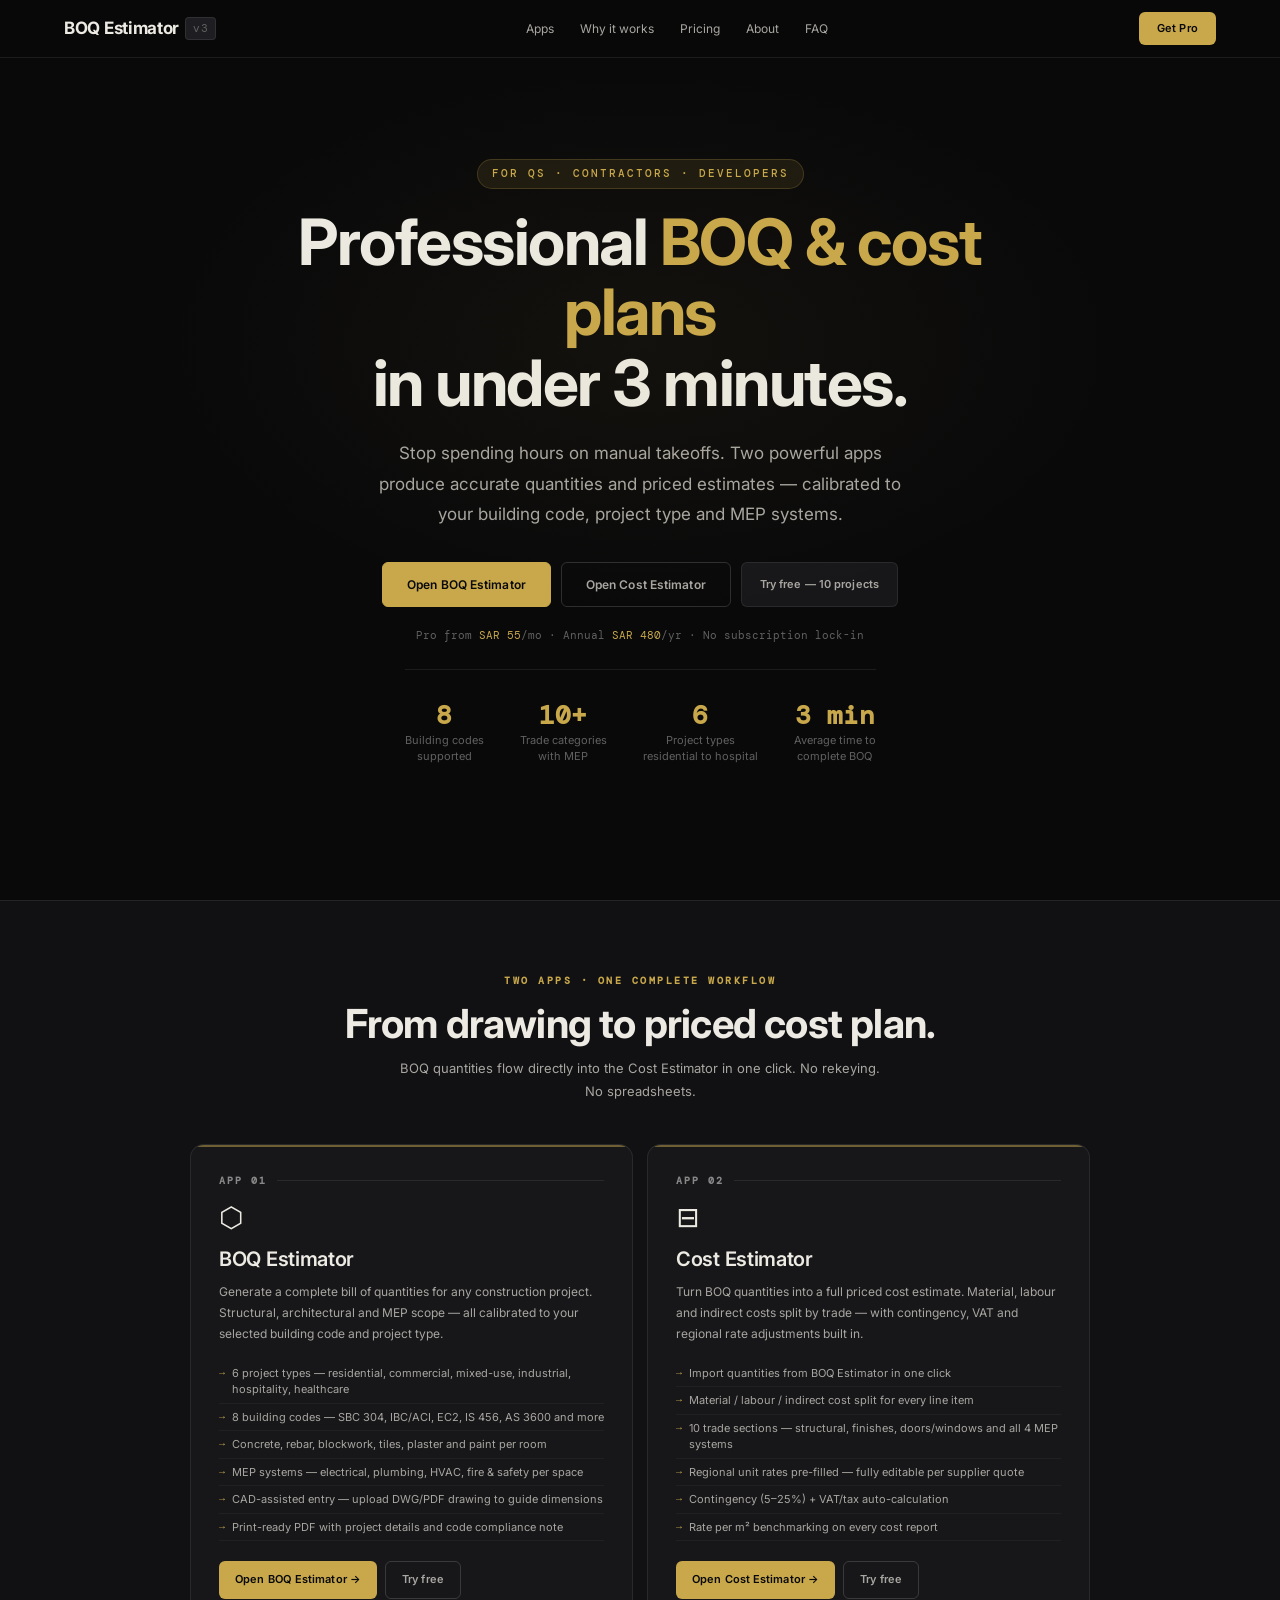
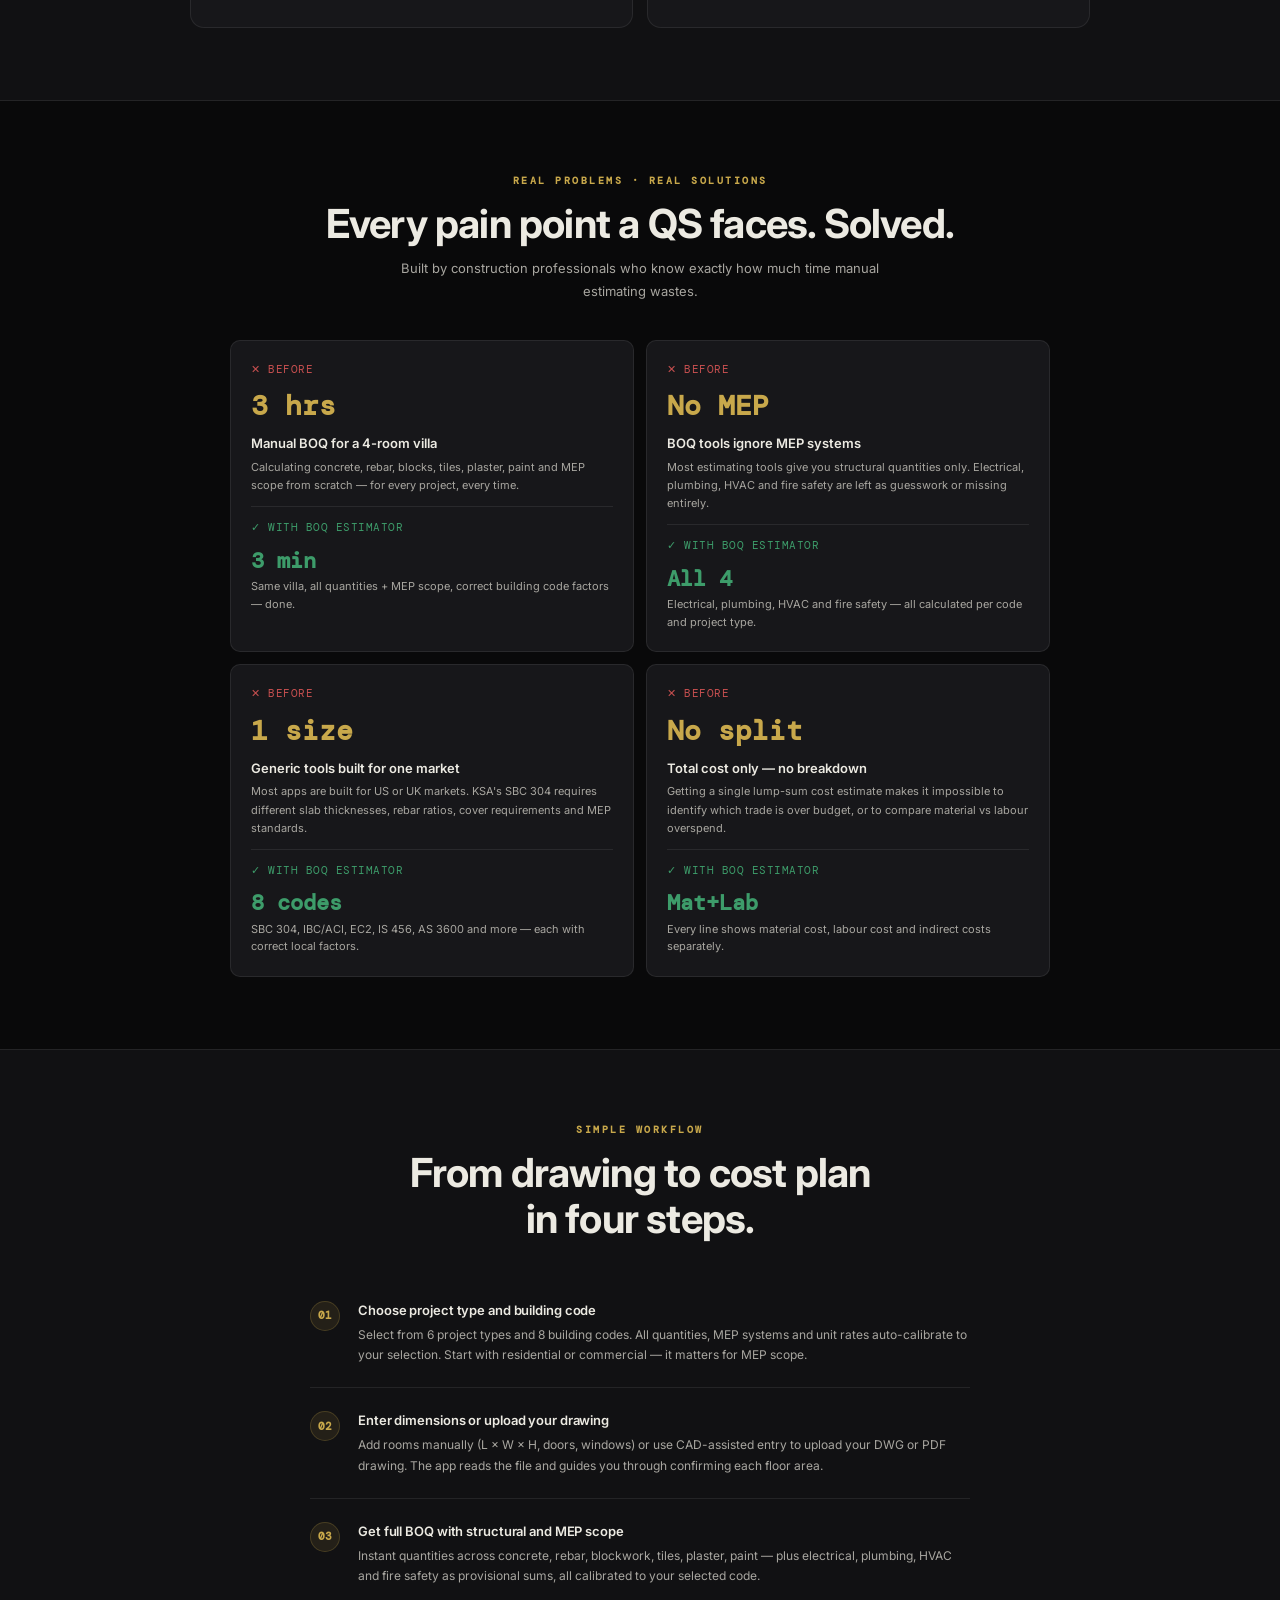
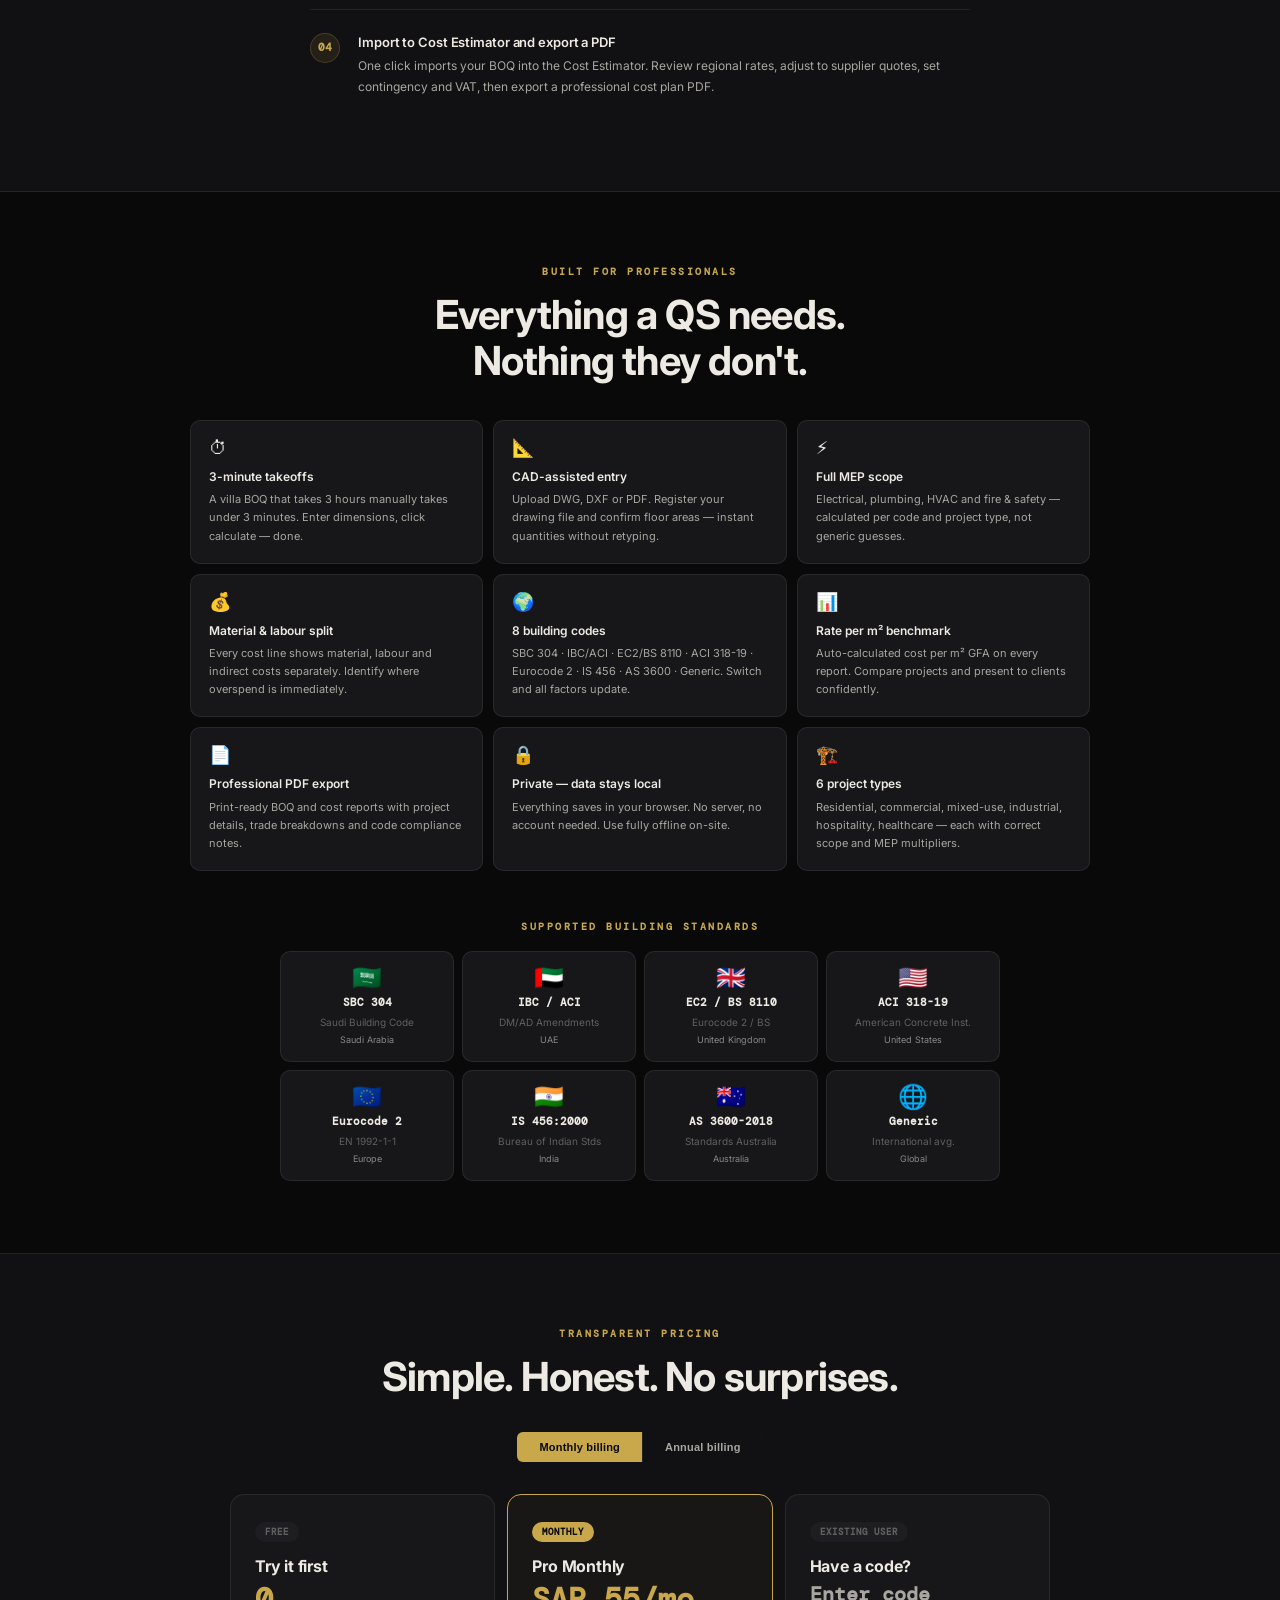
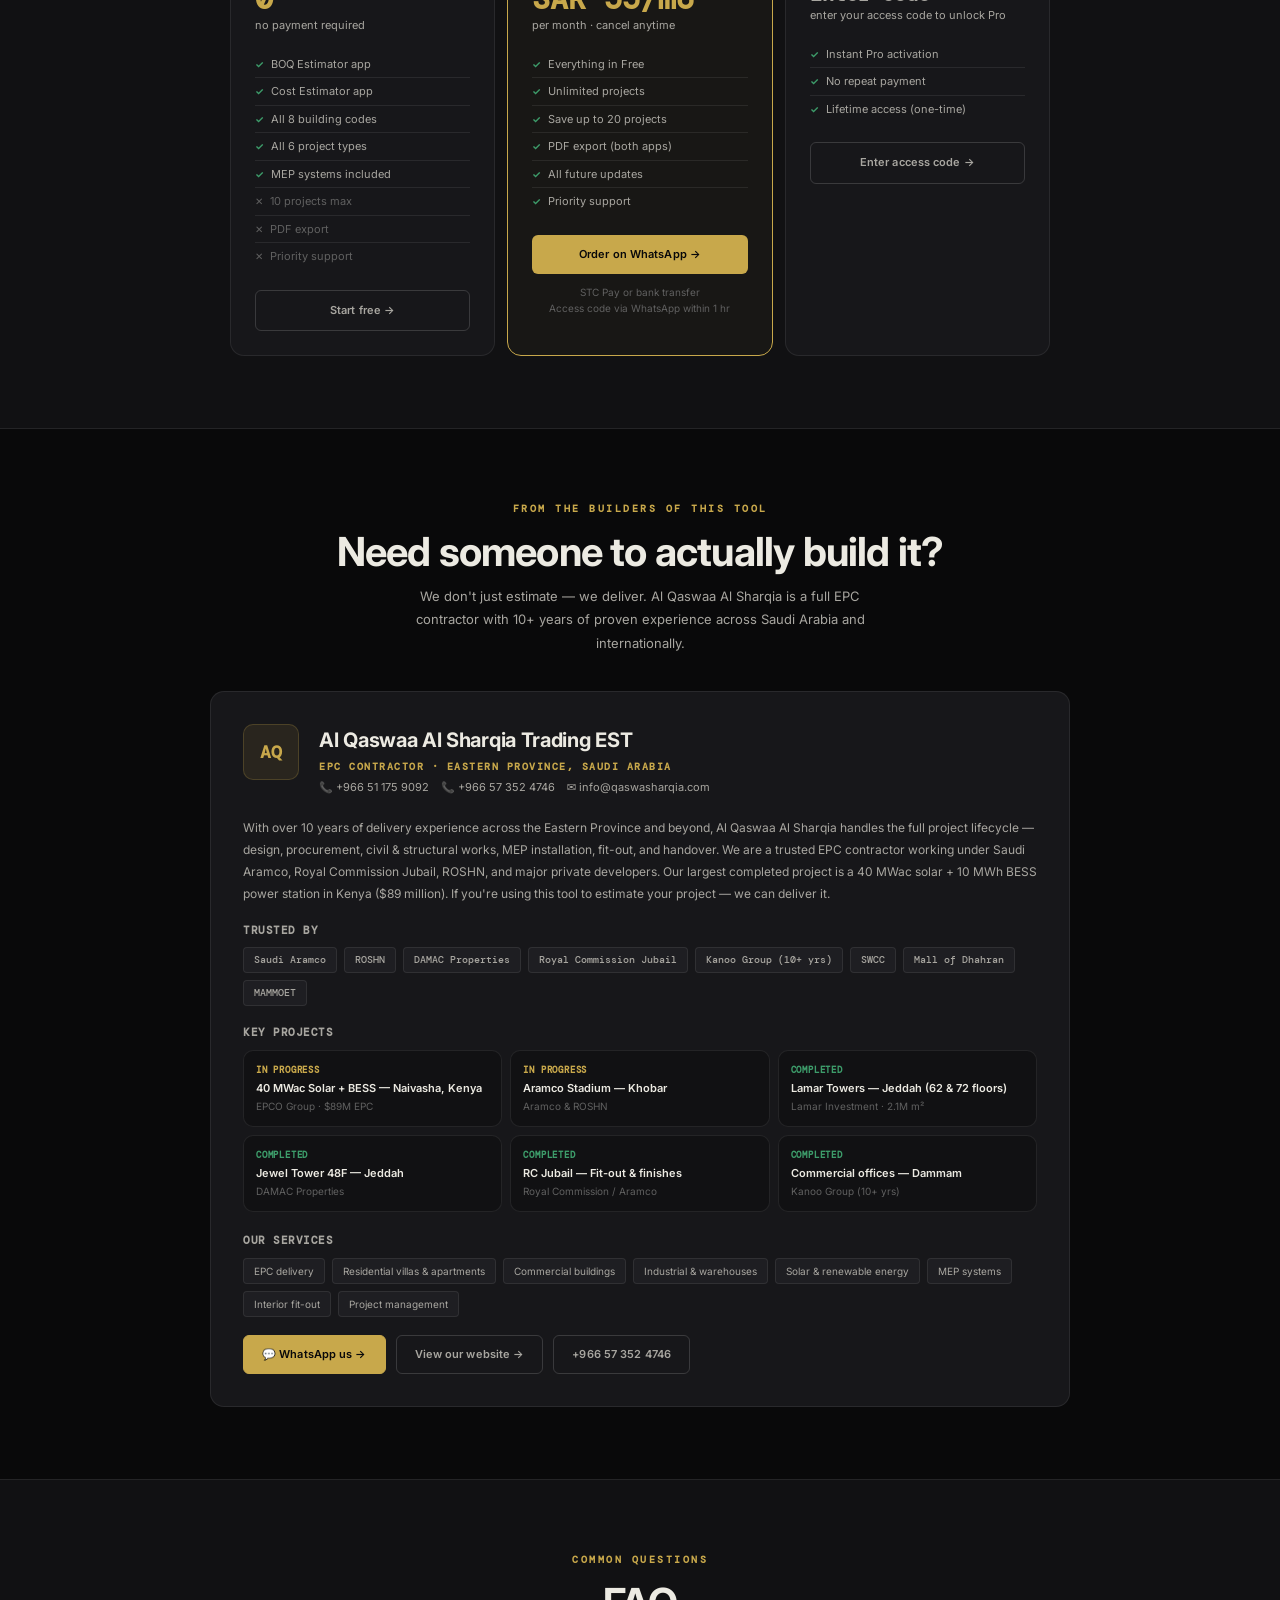
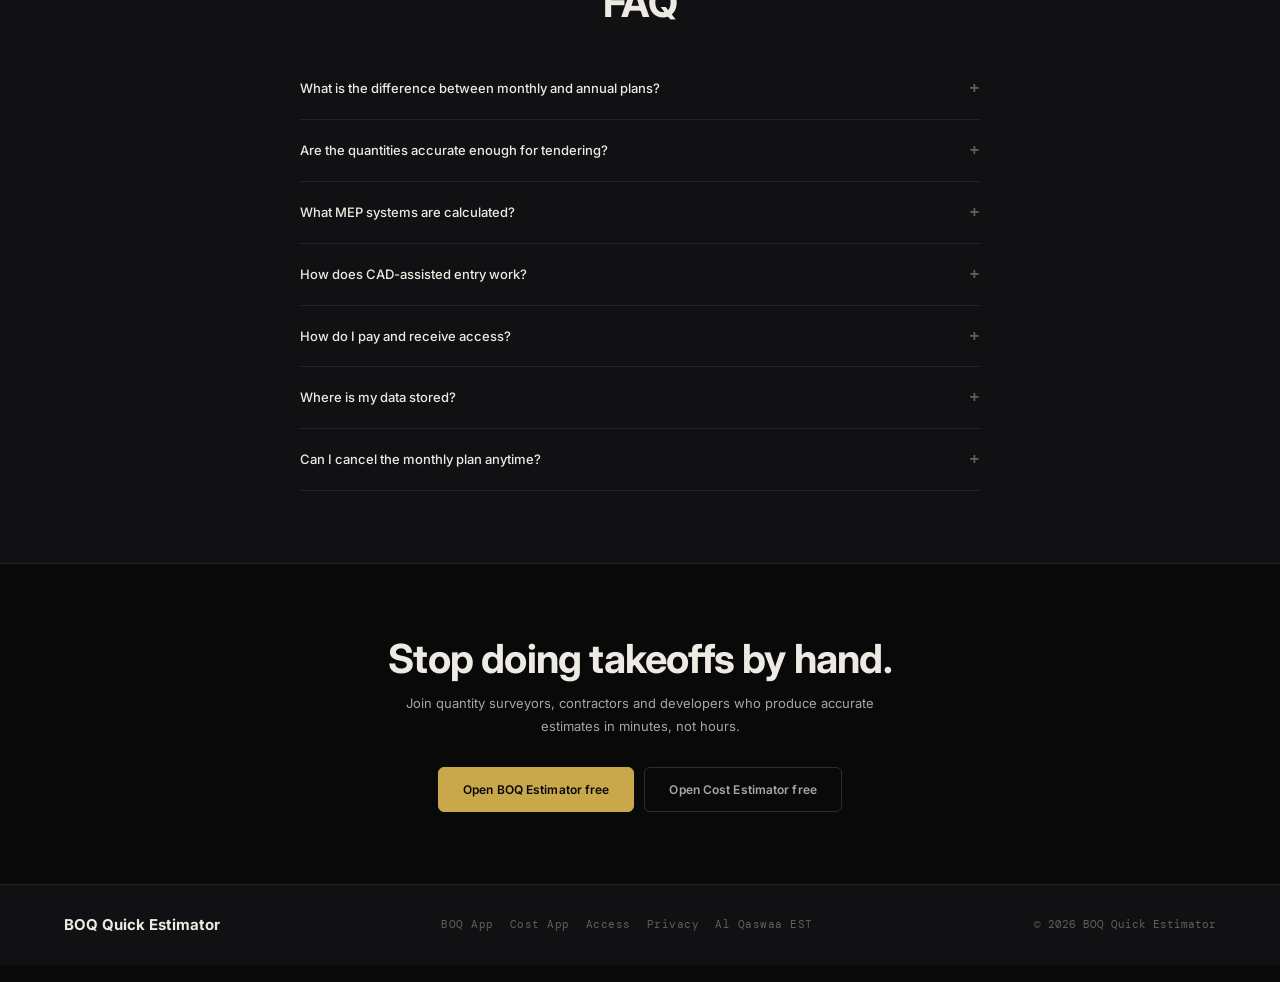
<file: index.html>
﻿<!DOCTYPE html>
<html lang="en" dir="ltr">
<head>
<meta charset="UTF-8">
<meta name="viewport" content="width=device-width, initial-scale=1.0">
<title>BOQ Quick Estimator — Construction Estimating Software for KSA & GCC</title>
<script>
(function(){
  var RM={'SA':'SAR','AE':'AED','GB':'GBP','US':'USD','DE':'EUR','FR':'EUR','IN':'INR','AU':'AUD'};
  var SYM={'SAR':'SAR ','AED':'AED ','GBP':'£','USD':'$','EUR':'€','INR':'₹','AUD':'A$'};
  var TZ={'Riyadh':'SA','Saudi':'SA','Dubai':'AE','Abu_Dhabi':'AE','London':'GB','New_York':'US','Berlin':'DE','Paris':'FR','Kolkata':'IN','Sydney':'AU'};
  function detect(){try{var tz=Intl.DateTimeFormat().resolvedOptions().timeZone||'';for(var k in TZ){if(tz.indexOf(k)>-1)return TZ[k];}}catch(e){}return 'SA';}
  var cc=detect();var cur=RM[cc]||'SAR';var sym=SYM[cur]||cur+' ';
  // Monthly SAR 55 / Annual SAR 480 — convert approx for other currencies
  var MONTHLY={'SAR':'55','AED':'56','GBP':'12','USD':'15','EUR':'13','INR':'1,250','AUD':'23'};
  var ANNUAL={'SAR':'480','AED':'490','GBP':'99','USD':'129','EUR':'115','INR':'10,800','AUD':'199'};
  window.BOQ_SYM=sym; window.BOQ_CUR=cur; window.BOQ_CC=cc;
  window.BOQ_MONTHLY=sym+(MONTHLY[cur]||'55');
  window.BOQ_ANNUAL=sym+(ANNUAL[cur]||'480');
  document.documentElement.lang='en'; document.documentElement.dir='ltr';
})();
</script>
<link rel="preconnect" href="https://fonts.googleapis.com">
<link href="https://fonts.googleapis.com/css2?family=Inter:wght@300;400;500;600;700&family=DM+Mono:wght@300;400;500&display=swap" rel="stylesheet">
<style>
*{box-sizing:border-box;margin:0;padding:0}
:root{
  --bg:#09090a;--s1:#111113;--s2:#17171a;--s3:#1e1e22;--s4:#26262b;
  --gold:#c8a84b;--gold2:#ddb95a;--gold-dim:rgba(200,168,75,.1);--gold-bd:rgba(200,168,75,.22);
  --text:#eceae2;--sub:#a8a6a0;--muted:#606060;--muted2:#888;
  --green:#3d9c6a;--red:#c85050;--blue:#4a7eb5;
  --bd:rgba(255,255,255,.08);--bd2:rgba(255,255,255,.15);
  --r:10px;--rsm:6px;
  --ff:'Inter',system-ui,sans-serif;--mono:'DM Mono',monospace;
}
html,body{background:var(--bg);color:var(--text);font-family:var(--ff);font-size:14px;line-height:1.6;overflow-x:hidden}

/* NAV */
nav{position:fixed;top:0;left:0;right:0;height:58px;background:rgba(9,9,10,.94);backdrop-filter:blur(14px);border-bottom:1px solid var(--bd);z-index:400;display:flex;align-items:center;justify-content:space-between;padding:0 5vw}
.nav-logo{font-size:17px;font-weight:700;color:var(--text);letter-spacing:-.3px;display:flex;align-items:center;gap:6px}
.nav-logo span{font-size:11px;font-weight:400;color:var(--muted);letter-spacing:.5px;font-family:var(--mono);background:var(--s3);border:1px solid var(--bd);padding:2px 7px;border-radius:4px}
.nav-links{display:flex;align-items:center;gap:2px}
.nl{font-size:12px;color:var(--sub);padding:6px 12px;border-radius:5px;cursor:pointer;text-decoration:none;transition:.15s;font-weight:400}
.nl:hover{color:var(--text);background:var(--s2)}
.nav-cta{background:var(--gold);color:#09090a;font-size:11px;font-weight:600;padding:8px 18px;border-radius:var(--rsm);cursor:pointer;text-decoration:none;transition:.15s;letter-spacing:.2px;white-space:nowrap}
.nav-cta:hover{background:var(--gold2)}
.nav-mob{display:none;background:none;border:none;color:var(--sub);font-size:20px;cursor:pointer;padding:6px}

/* LEAD MODAL */
.modal-bg{display:none;position:fixed;inset:0;background:rgba(0,0,0,.78);z-index:600;align-items:center;justify-content:center;backdrop-filter:blur(5px);padding:16px}
.modal-bg.open{display:flex}
.modal{background:var(--s1);border:1px solid var(--bd2);border-radius:14px;padding:28px;width:100%;max-width:420px;position:relative;max-height:90vh;overflow-y:auto}
.mcl{position:absolute;top:12px;right:14px;background:none;border:none;color:var(--muted);font-size:20px;cursor:pointer;line-height:1;transition:.15s}
.mcl:hover{color:var(--text)}
.modal-step{display:none}.modal-step.on{display:block}

/* Modal step 1 — lead form */
.m-title{font-size:20px;font-weight:600;color:var(--text);margin-bottom:4px;letter-spacing:-.3px}
.m-sub{font-size:12px;color:var(--sub);line-height:1.65;margin-bottom:20px}
.m-field{margin-bottom:13px}
.m-label{font-size:10px;font-weight:600;color:var(--muted2);letter-spacing:.8px;text-transform:uppercase;display:block;margin-bottom:5px;font-family:var(--mono)}
.m-input,.m-select{width:100%;background:var(--s2);border:1px solid var(--bd);color:var(--text);font-family:var(--ff);font-size:12px;padding:10px 13px;border-radius:var(--rsm);transition:.15s}
.m-input:focus,.m-select:focus{outline:none;border-color:var(--gold);background:var(--s3)}
.m-err{font-size:10px;color:var(--red);margin-top:3px;display:none}
.m-err.show{display:block}
.mbt{display:block;width:100%;text-align:center;font-size:12px;font-weight:600;padding:12px;border-radius:var(--rsm);cursor:pointer;transition:.15s;border:1px solid transparent;letter-spacing:.1px}
.mbt-gold{background:var(--gold);color:#09090a;border-color:var(--gold);margin-bottom:8px}
.mbt-gold:hover{background:var(--gold2)}
.mbt-out{background:transparent;border-color:var(--bd2);color:var(--sub)}
.mbt-out:hover{border-color:var(--gold);color:var(--gold)}
.m-note{font-size:10px;color:var(--muted);text-align:center;margin-top:10px;line-height:1.6}
.m-divider{display:flex;align-items:center;gap:10px;margin:14px 0;font-size:10px;color:var(--muted)}
.m-divider::before,.m-divider::after{content:'';flex:1;height:1px;background:var(--bd)}

/* Modal step 2 — plan selection */
.plan-grid{display:grid;grid-template-columns:1fr 1fr;gap:10px;margin:16px 0}
.plan-card{background:var(--s2);border:1px solid var(--bd);border-radius:var(--r);padding:16px;cursor:pointer;transition:.2s;position:relative;user-select:none}
.plan-card:hover{border-color:var(--bd2)}
.plan-card.sel{border-color:var(--gold);background:var(--gold-dim)}
.plan-card.sel::after{content:'✓';position:absolute;top:8px;right:10px;font-size:11px;color:var(--gold);font-weight:700}
.plan-badge{font-size:9px;font-weight:600;font-family:var(--mono);letter-spacing:.8px;text-transform:uppercase;padding:2px 8px;border-radius:10px;display:inline-block;margin-bottom:8px}
.plan-badge.free{background:var(--s3);color:var(--muted)}
.plan-badge.monthly{background:rgba(74,126,181,.15);color:var(--blue)}
.plan-badge.annual{background:var(--gold-dim);color:var(--gold);border:1px solid var(--gold-bd)}
.plan-price{font-size:22px;font-weight:700;color:var(--text);line-height:1;font-family:var(--mono)}
.plan-period{font-size:10px;color:var(--sub);margin-top:3px;margin-bottom:8px}
.plan-feats{list-style:none}
.plan-feats li{font-size:10px;color:var(--sub);padding:3px 0;display:flex;align-items:flex-start;gap:6px;line-height:1.4}
.plan-feats li::before{content:'✓';color:var(--green);font-size:9px;font-weight:700;flex-shrink:0;margin-top:1px}
.plan-feats li.x::before{content:'✕';color:var(--muted)}
.plan-feats li.x{opacity:.5}
.save-badge{display:inline-block;font-size:9px;font-weight:600;background:rgba(61,156,106,.15);color:var(--green);border:1px solid rgba(61,156,106,.25);padding:2px 7px;border-radius:10px;margin-left:6px}

/* HERO */
.hero{min-height:100vh;display:flex;flex-direction:column;align-items:center;justify-content:center;padding:96px 5vw 72px;text-align:center;position:relative}
.hero::before{content:'';position:absolute;inset:0;background:radial-gradient(ellipse 55% 45% at 50% 38%,rgba(200,168,75,.055) 0%,transparent 68%);pointer-events:none}
.hero-eyebrow{font-size:11px;font-weight:500;color:var(--gold);letter-spacing:2px;text-transform:uppercase;margin-bottom:18px;display:inline-flex;align-items:center;gap:8px;background:var(--gold-dim);border:1px solid var(--gold-bd);padding:5px 14px;border-radius:20px;font-family:var(--mono)}
h1.hero-h{font-size:clamp(34px,5.5vw,64px);font-weight:700;line-height:1.1;letter-spacing:-1.5px;max-width:820px;margin:0 auto 20px;color:var(--text)}
h1.hero-h em{color:var(--gold);font-style:normal}
.hero-sub{font-size:clamp(14px,1.6vw,17px);color:var(--sub);max-width:540px;margin:0 auto 32px;line-height:1.8;font-weight:400}
.hero-btns{display:flex;gap:10px;justify-content:center;flex-wrap:wrap;margin-bottom:12px}
.hbtn{display:inline-flex;align-items:center;gap:7px;font-size:12px;font-weight:600;padding:12px 24px;border-radius:var(--rsm);cursor:pointer;transition:.2s;text-decoration:none;border:1px solid transparent;letter-spacing:.1px}
.hbtn-gold{background:var(--gold);color:#09090a;border-color:var(--gold)}
.hbtn-gold:hover{background:var(--gold2);transform:translateY(-1px)}
.hbtn-out{background:transparent;border-color:var(--bd2);color:var(--sub)}
.hbtn-out:hover{border-color:var(--gold);color:var(--gold)}
.hbtn-free{background:var(--s2);border-color:var(--bd);color:var(--sub);font-size:11px;padding:10px 18px}
.hbtn-free:hover{border-color:var(--bd2);color:var(--text)}
.hero-pn{font-size:11px;color:var(--muted);margin-top:8px;font-family:var(--mono)}
.hero-pn span{color:var(--gold)}

/* Proof strip */
.proof-row{display:flex;gap:36px;justify-content:center;flex-wrap:wrap;border-top:1px solid var(--bd);padding-top:32px;max-width:640px;margin:24px auto 0}
.proof-item{text-align:center}
.pn{font-size:26px;font-weight:700;color:var(--gold);line-height:1;font-family:var(--mono)}
.pl{font-size:11px;color:var(--muted);margin-top:5px;line-height:1.45}

/* SECTION */
.sec{padding:72px 5vw}
.sec-alt{background:var(--s1);border-top:1px solid var(--bd);border-bottom:1px solid var(--bd)}
.sec-ey{font-size:10px;font-weight:600;color:var(--gold);letter-spacing:2.5px;text-transform:uppercase;margin-bottom:12px;font-family:var(--mono)}
h2.sec-h{font-size:clamp(24px,3.2vw,40px);font-weight:700;letter-spacing:-.8px;color:var(--text);margin-bottom:10px;line-height:1.15}
.sec-sub{font-size:13px;color:var(--sub);max-width:500px;line-height:1.8;margin-bottom:36px;font-weight:400}
.sec-center{text-align:center}
.sec-center .sec-sub{margin:0 auto 36px}

/* APPS */
.apps-grid{display:grid;grid-template-columns:1fr 1fr;gap:14px;max-width:900px;margin:0 auto}
.app-card{background:var(--s2);border:1px solid var(--bd);border-radius:14px;padding:28px;position:relative;overflow:hidden;transition:.2s}
.app-card:hover{border-color:var(--bd2);transform:translateY(-2px)}
.app-card::before{content:'';position:absolute;top:0;left:0;right:0;height:2px;background:var(--gold);opacity:.5}
.app-num{font-size:10px;font-weight:600;color:var(--muted2);letter-spacing:2px;text-transform:uppercase;margin-bottom:14px;font-family:var(--mono);display:flex;align-items:center;gap:10px}
.app-num::after{content:'';flex:1;height:1px;background:var(--bd)}
.app-icon{font-size:28px;margin-bottom:12px;line-height:1}
.app-title{font-size:20px;font-weight:600;color:var(--text);margin-bottom:6px;letter-spacing:-.3px}
.app-desc{font-size:12px;color:var(--sub);line-height:1.75;margin-bottom:16px}
.app-feats{list-style:none;margin-bottom:20px}
.app-feats li{font-size:11px;color:var(--sub);padding:5px 0;border-bottom:1px solid rgba(255,255,255,.04);display:flex;align-items:flex-start;gap:7px;line-height:1.5}
.app-feats li::before{content:'→';color:var(--gold);font-size:10px;flex-shrink:0;font-family:var(--mono)}
.app-foot{display:flex;gap:8px;flex-wrap:wrap}
.abtn{display:inline-flex;align-items:center;gap:6px;font-size:11px;font-weight:600;padding:9px 16px;border-radius:var(--rsm);cursor:pointer;transition:.15s;text-decoration:none;letter-spacing:.1px;white-space:nowrap}
.abtn-gold{background:var(--gold);color:#09090a;border:none}
.abtn-gold:hover{background:var(--gold2)}
.abtn-out{background:transparent;border:1px solid var(--bd2);color:var(--sub)}
.abtn-out:hover{border-color:var(--gold);color:var(--gold)}

/* PAIN POINTS */
.pain-grid{display:grid;grid-template-columns:1fr 1fr;gap:12px;max-width:820px;margin:0 auto}
.pain-card{background:var(--s2);border:1px solid var(--bd);border-radius:var(--r);padding:20px}
.pain-before{font-size:11px;color:var(--red);font-family:var(--mono);letter-spacing:.5px;text-transform:uppercase;margin-bottom:6px;display:flex;align-items:center;gap:6px}
.pain-before::before{content:'✕ Before'}
.pain-after{font-size:11px;color:var(--green);font-family:var(--mono);letter-spacing:.5px;text-transform:uppercase;margin-bottom:6px;display:flex;align-items:center;gap:6px}
.pain-after::before{content:'✓ With BOQ Estimator'}
.pain-stat{font-size:28px;font-weight:700;color:var(--gold);font-family:var(--mono);margin-bottom:4px}
.pain-title{font-size:13px;font-weight:600;color:var(--text);margin-bottom:4px}
.pain-desc{font-size:11px;color:var(--sub);line-height:1.65}

/* STEPS */
.steps{max-width:660px;margin:0 auto}
.step{display:flex;gap:18px;padding:22px 0;border-bottom:1px solid var(--bd)}
.step:last-child{border:none}
.sn{width:30px;height:30px;border-radius:50%;border:1px solid var(--gold-bd);background:var(--gold-dim);display:flex;align-items:center;justify-content:center;font-size:11px;font-weight:700;color:var(--gold);flex-shrink:0;margin-top:1px;font-family:var(--mono)}
.step h4{font-size:13px;font-weight:600;color:var(--text);margin-bottom:4px;letter-spacing:-.1px}
.step p{font-size:12px;color:var(--sub);line-height:1.7}

/* FEATURES */
.feats-grid{display:grid;grid-template-columns:repeat(3,1fr);gap:10px;max-width:900px;margin:0 auto}
.feat{background:var(--s2);border:1px solid var(--bd);border-radius:var(--r);padding:18px}
.feat-icon{font-size:18px;margin-bottom:10px;line-height:1}
.feat-title{font-size:12px;font-weight:600;color:var(--text);margin-bottom:4px}
.feat-desc{font-size:11px;color:var(--sub);line-height:1.65}

/* CODES GRID */
.codes-grid{display:grid;grid-template-columns:repeat(4,1fr);gap:8px;max-width:720px;margin:0 auto}
.cc-chip{background:var(--s2);border:1px solid var(--bd);border-radius:var(--r);padding:14px 10px;text-align:center;display:flex;flex-direction:column;align-items:center;gap:4px}
.cc-flag{font-size:24px;line-height:1}
.cc-code{font-size:11px;font-weight:600;color:var(--text);font-family:var(--mono)}
.cc-name{font-size:10px;color:var(--muted);line-height:1.3}
.cc-country{font-size:9px;color:var(--muted2)}

/* PRICING */
.pricing-tabs{display:flex;gap:1px;background:var(--bd);border-radius:var(--rsm);overflow:hidden;width:fit-content;margin:0 auto 32px}
.ptab{padding:9px 22px;font-size:11px;font-weight:600;cursor:pointer;transition:.15s;color:var(--sub);background:var(--s1);border:none;letter-spacing:.2px}
.ptab.on{background:var(--gold);color:#09090a}
.pricing-grid{display:grid;grid-template-columns:repeat(3,1fr);gap:12px;max-width:820px;margin:0 auto}
.pc{background:var(--s2);border:1px solid var(--bd);border-radius:14px;padding:24px}
.pc.feat{border-color:var(--gold);background:rgba(200,168,75,.04)}
.pc-badge{font-size:9px;font-weight:700;font-family:var(--mono);letter-spacing:1px;text-transform:uppercase;padding:3px 10px;border-radius:20px;display:inline-block;margin-bottom:12px}
.pc-badge.free{background:var(--s3);color:var(--muted)}
.pc-badge.pop{background:var(--gold);color:#09090a}
.pc-badge.val{background:rgba(61,156,106,.15);color:var(--green);border:1px solid rgba(61,156,106,.25)}
.pc-name{font-size:16px;font-weight:700;color:var(--text);margin-bottom:4px;letter-spacing:-.2px}
.pc-price{font-size:30px;font-weight:700;color:var(--gold);line-height:1;font-family:var(--mono)}
.pc-period{font-size:11px;color:var(--sub);margin-top:3px;margin-bottom:16px}
.pc-feats{list-style:none;margin-bottom:20px}
.pc-feats li{font-size:11px;color:var(--sub);padding:5px 0;border-bottom:1px solid var(--bd);display:flex;align-items:flex-start;gap:7px;line-height:1.5}
.pc-feats li:last-child{border:none}
.pc-feats li::before{content:'✓';color:var(--green);font-weight:700;font-size:10px;flex-shrink:0;margin-top:1px}
.pc-feats li.x::before{content:'✕';color:var(--muted)}
.pc-feats li.x{color:var(--muted)}
.pbt{display:block;width:100%;text-align:center;font-size:11px;font-weight:600;padding:11px;border-radius:var(--rsm);cursor:pointer;transition:.15s;text-decoration:none;letter-spacing:.1px}
.pbt-gold{background:var(--gold);color:#09090a;border:none}
.pbt-gold:hover{background:var(--gold2)}
.pbt-out{background:transparent;border:1px solid var(--bd2);color:var(--sub)}
.pbt-out:hover{border-color:var(--gold);color:var(--gold)}
.pc-note{font-size:10px;color:var(--muted);text-align:center;margin-top:10px;line-height:1.6}

/* COMPANY */
.co-wrap{background:var(--s2);border:1px solid var(--bd);border-radius:14px;padding:32px;max-width:860px;margin:0 auto}
.co-header{display:flex;align-items:flex-start;gap:20px;margin-bottom:20px;flex-wrap:wrap}
.co-logo{width:56px;height:56px;background:var(--gold-dim);border:1px solid var(--gold-bd);border-radius:10px;display:flex;align-items:center;justify-content:center;font-size:18px;font-weight:700;color:var(--gold);flex-shrink:0;font-family:var(--mono)}
.co-header-text h3{font-size:20px;font-weight:700;color:var(--text);margin-bottom:3px;letter-spacing:-.3px}
.co-tagline{font-size:10px;font-weight:600;color:var(--gold);letter-spacing:1.5px;text-transform:uppercase;font-family:var(--mono);margin-bottom:4px}
.co-contact-row{font-size:11px;color:var(--sub);display:flex;flex-wrap:wrap;gap:12px}
.co-contact-row a{color:var(--sub);text-decoration:none;transition:.15s}
.co-contact-row a:hover{color:var(--gold)}
.co-body{font-size:12px;color:var(--sub);line-height:1.85;margin-bottom:16px}
.co-clients{display:flex;flex-wrap:wrap;gap:7px;margin-bottom:18px}
.co-client{font-size:10px;font-weight:500;background:var(--s3);border:1px solid var(--bd);color:var(--sub);padding:4px 10px;border-radius:4px;font-family:var(--mono)}
.co-projects{display:grid;grid-template-columns:repeat(3,1fr);gap:8px;margin-bottom:20px}
.co-proj{background:var(--s1);border:1px solid var(--bd);border-radius:var(--r);padding:12px}
.co-proj-status{font-size:9px;font-weight:600;font-family:var(--mono);letter-spacing:.8px;text-transform:uppercase;margin-bottom:4px}
.co-proj-status.done{color:var(--green)}
.co-proj-status.wip{color:var(--gold)}
.co-proj-name{font-size:11px;font-weight:600;color:var(--text);margin-bottom:2px;line-height:1.35}
.co-proj-client{font-size:10px;color:var(--muted)}
.co-services{display:flex;flex-wrap:wrap;gap:7px;margin-bottom:18px}
.co-service{font-size:10px;background:var(--s3);border:1px solid var(--bd);color:var(--sub);padding:4px 10px;border-radius:4px}
.co-cta-row{display:flex;gap:10px;flex-wrap:wrap}
.co-cta{display:inline-flex;align-items:center;gap:6px;font-size:11px;font-weight:600;padding:10px 18px;border-radius:var(--rsm);cursor:pointer;text-decoration:none;transition:.15s;letter-spacing:.1px;border:1px solid transparent}
.co-cta-gold{background:var(--gold);color:#09090a;border-color:var(--gold)}
.co-cta-gold:hover{background:var(--gold2)}
.co-cta-out{background:transparent;border-color:var(--bd2);color:var(--sub)}
.co-cta-out:hover{border-color:var(--gold);color:var(--gold)}

/* FAQ */
.faq-list{max-width:680px;margin:0 auto}
.faq-item{border-bottom:1px solid var(--bd);padding:16px 0;cursor:pointer;user-select:none}
.faq-q{display:flex;align-items:center;justify-content:space-between;gap:16px;font-size:13px;font-weight:500;color:var(--text)}
.faq-icon{font-size:18px;color:var(--muted);flex-shrink:0;transition:.2s;font-family:var(--mono)}
.faq-item.open .faq-icon{transform:rotate(45deg);color:var(--gold)}
.faq-a{max-height:0;overflow:hidden;transition:max-height .3s ease}
.faq-a p{font-size:12px;color:var(--sub);line-height:1.8;padding-top:12px}

/* FOOTER */
footer{background:var(--s1);border-top:1px solid var(--bd);padding:28px 5vw;display:flex;align-items:center;justify-content:space-between;flex-wrap:wrap;gap:14px}
.footer-logo{font-size:15px;font-weight:700;color:var(--text)}
.footer-links{display:flex;gap:16px;flex-wrap:wrap}
.fl{font-size:11px;color:var(--muted);text-decoration:none;transition:.15s;font-family:var(--mono);letter-spacing:.5px}
.fl:hover{color:var(--sub)}
.footer-copy{font-size:11px;color:var(--muted);font-family:var(--mono)}

/* Toast */
#toast{position:fixed;bottom:22px;left:50%;transform:translateX(-50%);background:var(--s2);border:1px solid var(--gold-bd);color:var(--gold);font-family:var(--mono);font-size:10px;letter-spacing:1px;padding:9px 20px;border-radius:20px;z-index:999;opacity:0;transition:opacity .3s;pointer-events:none;white-space:nowrap}

@media(max-width:900px){.pricing-grid{grid-template-columns:1fr 1fr}.feats-grid{grid-template-columns:1fr 1fr}.pain-grid{grid-template-columns:1fr}.codes-grid{grid-template-columns:repeat(4,1fr)}}
@media(max-width:768px){.nav-links{display:none}.nav-mob{display:block}.apps-grid{grid-template-columns:1fr}.co-projects{grid-template-columns:1fr 1fr}.codes-grid{grid-template-columns:repeat(2,1fr)}.pricing-grid{grid-template-columns:1fr}.feats-grid{grid-template-columns:1fr 1fr}}
@media(max-width:500px){.feats-grid{grid-template-columns:1fr}.co-projects{grid-template-columns:1fr}.pricing-tabs{width:100%}.pricing-tabs .ptab{flex:1;text-align:center}.hero{padding:80px 4vw 60px}}
</style>
</head>
<body>
<div id="toast"></div>

<!-- LEAD + PLAN MODAL -->
<div class="modal-bg" id="modal-bg" onclick="if(event.target===this)closeModal()">
<div class="modal">
  <button class="mcl" onclick="closeModal()">×</button>

  <!-- Step 1: Lead capture -->
  <div class="modal-step on" id="step-lead">
    <div class="m-title">Get access</div>
    <div class="m-sub">Enter your details to unlock the app. Your information helps us personalise your experience and is never shared.</div>
    <div class="m-field"><label class="m-label">Full name *</label><input class="m-input" id="lf-name" placeholder="e.g. Mohammed Al-Rashid" type="text"></div>
    <div class="m-field"><label class="m-label">Email address *</label><input class="m-input" id="lf-email" placeholder="e.g. mohammed@company.com" type="email"></div>
    <div class="m-field"><label class="m-label">Phone / WhatsApp</label><input class="m-input" id="lf-phone" placeholder="e.g. +966 5X XXX XXXX" type="tel"></div>
    <div class="m-field">
      <label class="m-label">Purpose of use *</label>
      <select class="m-select" id="lf-purpose">
        <option value="">— Select purpose —</option>
        <option>Quantity surveyor / estimator</option>
        <option>Contractor / sub-contractor</option>
        <option>Project manager</option>
        <option>Client / building owner</option>
        <option>Architect / engineer</option>
        <option>Developer / investor</option>
        <option>Student / academic</option>
        <option>Other</option>
      </select>
      <div class="m-err" id="lf-err">Please fill in all required fields.</div>
    </div>
    <button class="mbt mbt-gold" onclick="submitLead()">Continue →</button>
    <div class="m-note">🔒 Your data is private and never sold or shared with third parties.</div>
  </div>

  <!-- Step 2: Plan selection -->
  <div class="modal-step" id="step-plan">
    <div class="m-title">Choose your plan</div>
    <div class="m-sub">Try free for up to 10 projects, or upgrade for unlimited access.</div>
    <div class="plan-grid">
      <div class="plan-card" id="plan-free" onclick="selPlan('free')">
        <span class="plan-badge free">Free</span>
        <div class="plan-price">0</div>
        <div class="plan-period">no payment needed</div>
        <ul class="plan-feats">
          <li>Both apps</li>
          <li>All 8 codes</li>
          <li>10 projects max</li>
          <li class="x">PDF export</li>
          <li class="x">Unlimited saves</li>
        </ul>
      </div>
      <div class="plan-card" id="plan-monthly" onclick="selPlan('monthly')">
        <span class="plan-badge monthly">Monthly</span>
        <div class="plan-price" id="modal-monthly-price">SAR 55</div>
        <div class="plan-period">per month · cancel anytime</div>
        <ul class="plan-feats">
          <li>Both apps</li>
          <li>All 8 codes + types</li>
          <li>Unlimited projects</li>
          <li>PDF export</li>
          <li>Priority support</li>
        </ul>
      </div>
    </div>
    <div class="plan-card" id="plan-annual" onclick="selPlan('annual')" style="margin-bottom:14px">
      <span class="plan-badge annual">Annual</span>
      <span class="save-badge">Save 27%</span>
      <div class="plan-price" id="modal-annual-price">SAR 480</div>
      <div class="plan-period">per year · best value</div>
      <ul class="plan-feats" style="display:grid;grid-template-columns:1fr 1fr;gap:0">
        <li>Everything in Monthly</li>
        <li>All future updates</li>
        <li>Priority support</li>
        <li>Early access to new tools</li>
      </ul>
    </div>
    <button class="mbt mbt-gold" id="plan-continue-btn" onclick="confirmPlan()">Continue with Free →</button>
    <div class="m-divider">secure access</div>
    <div class="m-note">Pro plans pay via STC Pay or bank transfer. Access code sent via WhatsApp within 1 hour.</div>
  </div>

  <!-- Step 3: Success / redirect -->
  <div class="modal-step" id="step-done">
    <div style="text-align:center;padding:16px 0">
      <div style="font-size:36px;margin-bottom:12px">✓</div>
      <div class="m-title" style="text-align:center;margin-bottom:8px">You're in!</div>
      <div class="m-sub" style="text-align:center">Redirecting you to <strong id="done-dest">BOQ Estimator</strong>…</div>
      <div style="height:4px;background:var(--s3);border-radius:2px;overflow:hidden;margin-top:16px"><div id="done-bar" style="height:100%;background:var(--gold);width:0%;transition:width 2.2s ease"></div></div>
    </div>
  </div>
</div>
</div>

<!-- NAV -->
<nav>
  <div class="nav-logo">BOQ Estimator <span>v3</span></div>
  <div class="nav-links">
    <a class="nl" href="#apps">Apps</a>
    <a class="nl" href="#pain">Why it works</a>
    <a class="nl" href="#pricing">Pricing</a>
    <a class="nl" href="#company">About</a>
    <a class="nl" href="#faq">FAQ</a>
  </div>
  <a class="nav-cta" onclick="openModal('boq')">Get Pro</a>
  <button class="nav-mob" onclick="openModal('boq')">☰</button>
</nav>

<!-- HERO -->
<section class="hero">
  <div class="hero-eyebrow">For QS · Contractors · Developers</div>
  <h1 class="hero-h">Professional <em>BOQ & cost plans</em><br>in under 3 minutes.</h1>
  <p class="hero-sub">Stop spending hours on manual takeoffs. Two powerful apps produce accurate quantities and priced estimates — calibrated to your building code, project type and MEP systems.</p>
  <div class="hero-btns">
    <a class="hbtn hbtn-gold" onclick="openModal('boq')">Open BOQ Estimator</a>
    <a class="hbtn hbtn-out" onclick="openModal('cost')">Open Cost Estimator</a>
    <a class="hbtn hbtn-free" onclick="openModal('free')">Try free — 10 projects</a>
  </div>
  <div class="hero-pn">Pro from <span id="hero-monthly">SAR 55</span>/mo · Annual <span id="hero-annual">SAR 480</span>/yr · No subscription lock-in</div>
  <div class="proof-row">
    <div class="proof-item"><div class="pn">8</div><div class="pl">Building codes<br>supported</div></div>
    <div class="proof-item"><div class="pn">10+</div><div class="pl">Trade categories<br>with MEP</div></div>
    <div class="proof-item"><div class="pn">6</div><div class="pl">Project types<br>residential to hospital</div></div>
    <div class="proof-item"><div class="pn">3 min</div><div class="pl">Average time to<br>complete BOQ</div></div>
  </div>
</section>

<!-- APPS -->
<section id="apps" class="sec sec-alt">
  <div class="sec-center" style="margin-bottom:40px">
    <div class="sec-ey">Two apps · One complete workflow</div>
    <h2 class="sec-h">From drawing to priced cost plan.</h2>
    <p class="sec-sub">BOQ quantities flow directly into the Cost Estimator in one click. No rekeying. No spreadsheets.</p>
  </div>
  <div class="apps-grid">
    <div class="app-card">
      <div class="app-num">App 01</div>
      <div class="app-icon">⬡</div>
      <div class="app-title">BOQ Estimator</div>
      <div class="app-desc">Generate a complete bill of quantities for any construction project. Structural, architectural and MEP scope — all calibrated to your selected building code and project type.</div>
      <ul class="app-feats">
        <li>6 project types — residential, commercial, mixed-use, industrial, hospitality, healthcare</li>
        <li>8 building codes — SBC 304, IBC/ACI, EC2, IS 456, AS 3600 and more</li>
        <li>Concrete, rebar, blockwork, tiles, plaster and paint per room</li>
        <li>MEP systems — electrical, plumbing, HVAC, fire & safety per space</li>
        <li>CAD-assisted entry — upload DWG/PDF drawing to guide dimensions</li>
        <li>Print-ready PDF with project details and code compliance note</li>
      </ul>
      <div class="app-foot">
        <a class="abtn abtn-gold" onclick="openModal('boq')">Open BOQ Estimator →</a>
        <a class="abtn abtn-out" onclick="openModal('free')">Try free</a>
      </div>
    </div>
    <div class="app-card">
      <div class="app-num">App 02</div>
      <div class="app-icon">⊟</div>
      <div class="app-title">Cost Estimator</div>
      <div class="app-desc">Turn BOQ quantities into a full priced cost estimate. Material, labour and indirect costs split by trade — with contingency, VAT and regional rate adjustments built in.</div>
      <ul class="app-feats">
        <li>Import quantities from BOQ Estimator in one click</li>
        <li>Material / labour / indirect cost split for every line item</li>
        <li>10 trade sections — structural, finishes, doors/windows and all 4 MEP systems</li>
        <li>Regional unit rates pre-filled — fully editable per supplier quote</li>
        <li>Contingency (5–25%) + VAT/tax auto-calculation</li>
        <li>Rate per m² benchmarking on every cost report</li>
      </ul>
      <div class="app-foot">
        <a class="abtn abtn-gold" onclick="openModal('cost')">Open Cost Estimator →</a>
        <a class="abtn abtn-out" onclick="openModal('free')">Try free</a>
      </div>
    </div>
  </div>
</section>

<!-- PAIN POINTS -->
<section id="pain" class="sec">
  <div class="sec-center" style="margin-bottom:36px">
    <div class="sec-ey">Real problems · Real solutions</div>
    <h2 class="sec-h">Every pain point a QS faces. Solved.</h2>
    <p class="sec-sub">Built by construction professionals who know exactly how much time manual estimating wastes.</p>
  </div>
  <div class="pain-grid">
    <div class="pain-card">
      <div class="pain-before"></div>
      <div class="pain-stat">3 hrs</div>
      <div class="pain-title">Manual BOQ for a 4-room villa</div>
      <div class="pain-desc">Calculating concrete, rebar, blocks, tiles, plaster, paint and MEP scope from scratch — for every project, every time.</div>
      <div style="margin-top:12px;padding-top:12px;border-top:1px solid var(--bd)">
        <div class="pain-after"></div>
        <div style="font-size:22px;font-weight:700;color:var(--green);font-family:var(--mono)">3 min</div>
        <div style="font-size:11px;color:var(--sub)">Same villa, all quantities + MEP scope, correct building code factors — done.</div>
      </div>
    </div>
    <div class="pain-card">
      <div class="pain-before"></div>
      <div class="pain-stat">No MEP</div>
      <div class="pain-title">BOQ tools ignore MEP systems</div>
      <div class="pain-desc">Most estimating tools give you structural quantities only. Electrical, plumbing, HVAC and fire safety are left as guesswork or missing entirely.</div>
      <div style="margin-top:12px;padding-top:12px;border-top:1px solid var(--bd)">
        <div class="pain-after"></div>
        <div style="font-size:22px;font-weight:700;color:var(--green);font-family:var(--mono)">All 4</div>
        <div style="font-size:11px;color:var(--sub)">Electrical, plumbing, HVAC and fire safety — all calculated per code and project type.</div>
      </div>
    </div>
    <div class="pain-card">
      <div class="pain-before"></div>
      <div class="pain-stat">1 size</div>
      <div class="pain-title">Generic tools built for one market</div>
      <div class="pain-desc">Most apps are built for US or UK markets. KSA's SBC 304 requires different slab thicknesses, rebar ratios, cover requirements and MEP standards.</div>
      <div style="margin-top:12px;padding-top:12px;border-top:1px solid var(--bd)">
        <div class="pain-after"></div>
        <div style="font-size:22px;font-weight:700;color:var(--green);font-family:var(--mono)">8 codes</div>
        <div style="font-size:11px;color:var(--sub)">SBC 304, IBC/ACI, EC2, IS 456, AS 3600 and more — each with correct local factors.</div>
      </div>
    </div>
    <div class="pain-card">
      <div class="pain-before"></div>
      <div class="pain-stat">No split</div>
      <div class="pain-title">Total cost only — no breakdown</div>
      <div class="pain-desc">Getting a single lump-sum cost estimate makes it impossible to identify which trade is over budget, or to compare material vs labour overspend.</div>
      <div style="margin-top:12px;padding-top:12px;border-top:1px solid var(--bd)">
        <div class="pain-after"></div>
        <div style="font-size:22px;font-weight:700;color:var(--green);font-family:var(--mono)">Mat+Lab</div>
        <div style="font-size:11px;color:var(--sub)">Every line shows material cost, labour cost and indirect costs separately.</div>
      </div>
    </div>
  </div>
</section>

<!-- HOW IT WORKS -->
<section class="sec sec-alt">
  <div class="sec-center" style="margin-bottom:36px">
    <div class="sec-ey">Simple workflow</div>
    <h2 class="sec-h">From drawing to cost plan<br>in four steps.</h2>
  </div>
  <div class="steps">
    <div class="step"><div class="sn">01</div><div><h4>Choose project type and building code</h4><p>Select from 6 project types and 8 building codes. All quantities, MEP systems and unit rates auto-calibrate to your selection. Start with residential or commercial — it matters for MEP scope.</p></div></div>
    <div class="step"><div class="sn">02</div><div><h4>Enter dimensions or upload your drawing</h4><p>Add rooms manually (L × W × H, doors, windows) or use CAD-assisted entry to upload your DWG or PDF drawing. The app reads the file and guides you through confirming each floor area.</p></div></div>
    <div class="step"><div class="sn">03</div><div><h4>Get full BOQ with structural and MEP scope</h4><p>Instant quantities across concrete, rebar, blockwork, tiles, plaster, paint — plus electrical, plumbing, HVAC and fire safety as provisional sums, all calibrated to your selected code.</p></div></div>
    <div class="step"><div class="sn">04</div><div><h4>Import to Cost Estimator and export a PDF</h4><p>One click imports your BOQ into the Cost Estimator. Review regional rates, adjust to supplier quotes, set contingency and VAT, then export a professional cost plan PDF.</p></div></div>
  </div>
</section>

<!-- FEATURES -->
<section class="sec">
  <div class="sec-center" style="margin-bottom:36px">
    <div class="sec-ey">Built for professionals</div>
    <h2 class="sec-h">Everything a QS needs.<br>Nothing they don't.</h2>
  </div>
  <div class="feats-grid">
    <div class="feat"><div class="feat-icon">⏱</div><div class="feat-title">3-minute takeoffs</div><div class="feat-desc">A villa BOQ that takes 3 hours manually takes under 3 minutes. Enter dimensions, click calculate — done.</div></div>
    <div class="feat"><div class="feat-icon">📐</div><div class="feat-title">CAD-assisted entry</div><div class="feat-desc">Upload DWG, DXF or PDF. Register your drawing file and confirm floor areas — instant quantities without retyping.</div></div>
    <div class="feat"><div class="feat-icon">⚡</div><div class="feat-title">Full MEP scope</div><div class="feat-desc">Electrical, plumbing, HVAC and fire & safety — calculated per code and project type, not generic guesses.</div></div>
    <div class="feat"><div class="feat-icon">💰</div><div class="feat-title">Material & labour split</div><div class="feat-desc">Every cost line shows material, labour and indirect costs separately. Identify where overspend is immediately.</div></div>
    <div class="feat"><div class="feat-icon">🌍</div><div class="feat-title">8 building codes</div><div class="feat-desc">SBC 304 · IBC/ACI · EC2/BS 8110 · ACI 318-19 · Eurocode 2 · IS 456 · AS 3600 · Generic. Switch and all factors update.</div></div>
    <div class="feat"><div class="feat-icon">📊</div><div class="feat-title">Rate per m² benchmark</div><div class="feat-desc">Auto-calculated cost per m² GFA on every report. Compare projects and present to clients confidently.</div></div>
    <div class="feat"><div class="feat-icon">📄</div><div class="feat-title">Professional PDF export</div><div class="feat-desc">Print-ready BOQ and cost reports with project details, trade breakdowns and code compliance notes.</div></div>
    <div class="feat"><div class="feat-icon">🔒</div><div class="feat-title">Private — data stays local</div><div class="feat-desc">Everything saves in your browser. No server, no account needed. Use fully offline on-site.</div></div>
    <div class="feat"><div class="feat-icon">🏗️</div><div class="feat-title">6 project types</div><div class="feat-desc">Residential, commercial, mixed-use, industrial, hospitality, healthcare — each with correct scope and MEP multipliers.</div></div>
  </div>

  <!-- Codes grid -->
  <div style="margin-top:48px">
    <div class="sec-ey" style="margin-bottom:16px;text-align:center">Supported building standards</div>
    <div class="codes-grid">
      <div class="cc-chip"><div class="cc-flag">🇸🇦</div><div class="cc-code">SBC 304</div><div class="cc-name">Saudi Building Code</div><div class="cc-country">Saudi Arabia</div></div>
      <div class="cc-chip"><div class="cc-flag">🇦🇪</div><div class="cc-code">IBC / ACI</div><div class="cc-name">DM/AD Amendments</div><div class="cc-country">UAE</div></div>
      <div class="cc-chip"><div class="cc-flag">🇬🇧</div><div class="cc-code">EC2 / BS 8110</div><div class="cc-name">Eurocode 2 / BS</div><div class="cc-country">United Kingdom</div></div>
      <div class="cc-chip"><div class="cc-flag">🇺🇸</div><div class="cc-code">ACI 318-19</div><div class="cc-name">American Concrete Inst.</div><div class="cc-country">United States</div></div>
      <div class="cc-chip"><div class="cc-flag">🇪🇺</div><div class="cc-code">Eurocode 2</div><div class="cc-name">EN 1992-1-1</div><div class="cc-country">Europe</div></div>
      <div class="cc-chip"><div class="cc-flag">🇮🇳</div><div class="cc-code">IS 456:2000</div><div class="cc-name">Bureau of Indian Stds</div><div class="cc-country">India</div></div>
      <div class="cc-chip"><div class="cc-flag">🇦🇺</div><div class="cc-code">AS 3600-2018</div><div class="cc-name">Standards Australia</div><div class="cc-country">Australia</div></div>
      <div class="cc-chip"><div class="cc-flag">🌐</div><div class="cc-code">Generic</div><div class="cc-name">International avg.</div><div class="cc-country">Global</div></div>
    </div>
  </div>
</section>

<!-- PRICING -->
<section id="pricing" class="sec sec-alt">
  <div class="sec-center" style="margin-bottom:32px">
    <div class="sec-ey">Transparent pricing</div>
    <h2 class="sec-h">Simple. Honest. No surprises.</h2>
  </div>
  <div class="pricing-tabs">
    <button class="ptab on" id="ptab-monthly" onclick="switchBilling('monthly')">Monthly billing</button>
    <button class="ptab" id="ptab-annual" onclick="switchBilling('annual')">Annual billing</button>
  </div>
  <div class="pricing-grid">
    <!-- Free -->
    <div class="pc">
      <div class="pc-badge free">Free</div>
      <div class="pc-name">Try it first</div>
      <div class="pc-price">0</div>
      <div class="pc-period">no payment required</div>
      <ul class="pc-feats">
        <li>BOQ Estimator app</li>
        <li>Cost Estimator app</li>
        <li>All 8 building codes</li>
        <li>All 6 project types</li>
        <li>MEP systems included</li>
        <li class="x">10 projects max</li>
        <li class="x">PDF export</li>
        <li class="x">Priority support</li>
      </ul>
      <a class="pbt pbt-out" onclick="openModal('free')">Start free →</a>
    </div>
    <!-- Monthly / Annual toggle -->
    <div class="pc feat" id="pc-monthly">
      <div class="pc-badge pop" id="pb-monthly">Monthly</div>
      <div class="pc-name" id="pn-monthly">Pro Monthly</div>
      <div class="pc-price" id="pp-monthly">SAR 55</div>
      <div class="pc-period" id="pper-monthly">per month · cancel anytime</div>
      <ul class="pc-feats">
        <li>Everything in Free</li>
        <li>Unlimited projects</li>
        <li>Save up to 20 projects</li>
        <li>PDF export (both apps)</li>
        <li>All future updates</li>
        <li>Priority support</li>
      </ul>
      <a class="pbt pbt-gold" onclick="openProWA('monthly')">Order on WhatsApp →</a>
      <div class="pc-note">STC Pay or bank transfer<br>Access code via WhatsApp within 1 hr</div>
    </div>
    <!-- Annual -->
    <div class="pc" id="pc-annual" style="display:none">
      <div class="pc-badge val">Annual — Best value</div>
      <div class="pc-name">Pro Annual</div>
      <div class="pc-price" id="pp-annual">SAR 480</div>
      <div class="pc-period">per year · save 27% vs monthly</div>
      <ul class="pc-feats">
        <li>Everything in Monthly</li>
        <li>Unlimited projects</li>
        <li>All future updates</li>
        <li>Early access — new tools</li>
        <li>Priority support</li>
        <li>Saves SAR 180/year vs monthly</li>
      </ul>
      <a class="pbt pbt-gold" onclick="openProWA('annual')">Order on WhatsApp →</a>
      <div class="pc-note">STC Pay or bank transfer<br>Access code via WhatsApp within 1 hr</div>
    </div>
    <!-- Access code card -->
    <div class="pc" id="pc-code">
      <div class="pc-badge free">Existing user</div>
      <div class="pc-name">Have a code?</div>
      <div class="pc-price" style="font-size:20px;color:var(--sub)">Enter code</div>
      <div class="pc-period">enter your access code to unlock Pro</div>
      <ul class="pc-feats">
        <li>Instant Pro activation</li>
        <li>No repeat payment</li>
        <li>Lifetime access (one-time)</li>
      </ul>
      <a class="pbt pbt-out" href="access.html">Enter access code →</a>
    </div>
  </div>
</section>

<!-- COMPANY -->
<section id="company" class="sec">
  <div class="sec-center" style="margin-bottom:32px">
    <div class="sec-ey">From the builders of this tool</div>
    <h2 class="sec-h">Need someone to actually build it?</h2>
    <p class="sec-sub">We don't just estimate — we deliver. Al Qaswaa Al Sharqia is a full EPC contractor with 10+ years of proven experience across Saudi Arabia and internationally.</p>
  </div>
  <div class="co-wrap">
    <div class="co-header">
      <div class="co-logo">AQ</div>
      <div class="co-header-text">
        <h3>Al Qaswaa Al Sharqia Trading EST</h3>
        <div class="co-tagline">EPC Contractor · Eastern Province, Saudi Arabia</div>
        <div class="co-contact-row">
          <a href="tel:+966511759092">📞 +966 51 175 9092</a>
          <a href="tel:+966573524746">📞 +966 57 352 4746</a>
          <a href="mailto:info@qaswasharqia.com">✉ info@qaswasharqia.com</a>
        </div>
      </div>
    </div>
    <p class="co-body">With over 10 years of delivery experience across the Eastern Province and beyond, Al Qaswaa Al Sharqia handles the full project lifecycle — design, procurement, civil & structural works, MEP installation, fit-out, and handover. We are a trusted EPC contractor working under Saudi Aramco, Royal Commission Jubail, ROSHN, and major private developers. Our largest completed project is a 40 MWac solar + 10 MWh BESS power station in Kenya ($89 million). If you're using this tool to estimate your project — we can deliver it.</p>
    <div style="font-size:11px;font-weight:600;color:var(--sub);letter-spacing:.5px;text-transform:uppercase;margin-bottom:8px;font-family:var(--mono)">Trusted by</div>
    <div class="co-clients">
      <span class="co-client">Saudi Aramco</span>
      <span class="co-client">ROSHN</span>
      <span class="co-client">DAMAC Properties</span>
      <span class="co-client">Royal Commission Jubail</span>
      <span class="co-client">Kanoo Group (10+ yrs)</span>
      <span class="co-client">SWCC</span>
      <span class="co-client">Mall of Dhahran</span>
      <span class="co-client">MAMMOET</span>
    </div>
    <div style="font-size:11px;font-weight:600;color:var(--sub);letter-spacing:.5px;text-transform:uppercase;margin-bottom:8px;font-family:var(--mono)">Key projects</div>
    <div class="co-projects">
      <div class="co-proj"><div class="co-proj-status wip">In progress</div><div class="co-proj-name">40 MWac Solar + BESS — Naivasha, Kenya</div><div class="co-proj-client">EPCO Group · $89M EPC</div></div>
      <div class="co-proj"><div class="co-proj-status wip">In progress</div><div class="co-proj-name">Aramco Stadium — Khobar</div><div class="co-proj-client">Aramco & ROSHN</div></div>
      <div class="co-proj"><div class="co-proj-status done">Completed</div><div class="co-proj-name">Lamar Towers — Jeddah (62 & 72 floors)</div><div class="co-proj-client">Lamar Investment · 2.1M m²</div></div>
      <div class="co-proj"><div class="co-proj-status done">Completed</div><div class="co-proj-name">Jewel Tower 48F — Jeddah</div><div class="co-proj-client">DAMAC Properties</div></div>
      <div class="co-proj"><div class="co-proj-status done">Completed</div><div class="co-proj-name">RC Jubail — Fit-out & finishes</div><div class="co-proj-client">Royal Commission / Aramco</div></div>
      <div class="co-proj"><div class="co-proj-status done">Completed</div><div class="co-proj-name">Commercial offices — Dammam</div><div class="co-proj-client">Kanoo Group (10+ yrs)</div></div>
    </div>
    <div style="font-size:11px;font-weight:600;color:var(--sub);letter-spacing:.5px;text-transform:uppercase;margin-bottom:8px;font-family:var(--mono)">Our services</div>
    <div class="co-services">
      <span class="co-service">EPC delivery</span><span class="co-service">Residential villas & apartments</span><span class="co-service">Commercial buildings</span><span class="co-service">Industrial & warehouses</span><span class="co-service">Solar & renewable energy</span><span class="co-service">MEP systems</span><span class="co-service">Interior fit-out</span><span class="co-service">Project management</span>
    </div>
    <div class="co-cta-row">
      <a class="co-cta co-cta-gold" href="https://wa.me/966511759092?text=Hi%2C+I+found+you+through+BOQ+Estimator+and+I+have+a+construction+project+I%27d+like+to+discuss" target="_blank">💬 WhatsApp us →</a>
      <a class="co-cta co-cta-out" href="https://qaswasharqia.netlify.app" target="_blank">View our website →</a>
      <a class="co-cta co-cta-out" href="tel:+966573524746">+966 57 352 4746</a>
    </div>
  </div>
</section>

<!-- FAQ -->
<section id="faq" class="sec sec-alt">
  <div class="sec-center" style="margin-bottom:32px">
    <div class="sec-ey">Common questions</div>
    <h2 class="sec-h">FAQ</h2>
  </div>
  <div class="faq-list">
    <div class="faq-item" onclick="toggleFaq(this)"><div class="faq-q">What is the difference between monthly and annual plans?<span class="faq-icon">+</span></div><div class="faq-a"><p>The monthly plan is SAR 55/month (cancel anytime). The annual plan is SAR 480/year — equivalent to SAR 40/month, saving you SAR 180 (27%) compared to monthly billing. Annual subscribers also get early access to new tools and feature updates. Both plans include full Pro access to both apps, unlimited projects, and PDF export.</p></div></div>
    <div class="faq-item" onclick="toggleFaq(this)"><div class="faq-q">Are the quantities accurate enough for tendering?<span class="faq-icon">+</span></div><div class="faq-a"><p>BOQ Quick Estimator produces preliminary budget quantities suitable for early-stage costing, client budgeting and feasibility. All quantities should be verified by a licensed structural engineer or quantity surveyor before final tender. The app clearly states this on every export.</p></div></div>
    <div class="faq-item" onclick="toggleFaq(this)"><div class="faq-q">What MEP systems are calculated?<span class="faq-icon">+</span></div><div class="faq-a"><p>Four MEP systems are included: (1) Electrical installation — wiring, distribution boards, sockets, lighting and ELV; (2) Plumbing & drainage — supply pipes, sanitary fittings, hot/cold water; (3) HVAC / air conditioning — split or central plant, ductwork, controls; (4) Fire & safety — sprinklers, detectors, alarms, hose reels and signage. All are calculated per your selected building code and project type.</p></div></div>
    <div class="faq-item" onclick="toggleFaq(this)"><div class="faq-q">How does CAD-assisted entry work?<span class="faq-icon">+</span></div><div class="faq-a"><p>Upload your DWG, DXF or PDF drawing. The app registers the file and guides you through entering the key dimensions (floor areas, heights) which you read from your drawing. All code-correct calculation factors are then applied automatically — saving the calculation work while using your actual drawing data as the source.</p></div></div>
    <div class="faq-item" onclick="toggleFaq(this)"><div class="faq-q">How do I pay and receive access?<span class="faq-icon">+</span></div><div class="faq-a"><p>Payment is accepted via STC Pay or bank transfer (IBAN). After confirming your payment, we send you a unique access code on WhatsApp within 1 hour. Enter the code at the access page to unlock the full Pro app.</p></div></div>
    <div class="faq-item" onclick="toggleFaq(this)"><div class="faq-q">Where is my data stored?<span class="faq-icon">+</span></div><div class="faq-a"><p>Everything stays on your device. Projects save in your browser's local storage — nothing is sent to any server. Your client data is completely private and the app works offline after the first load.</p></div></div>
    <div class="faq-item" onclick="toggleFaq(this)"><div class="faq-q">Can I cancel the monthly plan anytime?<span class="faq-icon">+</span></div><div class="faq-a"><p>Yes. The monthly plan runs month-to-month. To cancel, simply stop renewing — no contracts, no cancellation fees. Your access remains active until the end of the paid period. Annual plans are billed once per year and are non-refundable after the first month.</p></div></div>
  </div>
</section>

<!-- FINAL CTA -->
<section class="sec" style="text-align:center;padding:72px 5vw">
  <h2 class="sec-h" style="margin-bottom:10px">Stop doing takeoffs by hand.</h2>
  <p class="sec-sub" style="margin:0 auto 28px">Join quantity surveyors, contractors and developers who produce accurate estimates in minutes, not hours.</p>
  <div style="display:flex;gap:10px;justify-content:center;flex-wrap:wrap">
    <a class="hbtn hbtn-gold" onclick="openModal('boq')">Open BOQ Estimator free</a>
    <a class="hbtn hbtn-out" onclick="openModal('cost')">Open Cost Estimator free</a>
  </div>
</section>

<footer>
  <div class="footer-logo">BOQ Quick Estimator</div>
  <div class="footer-links">
    <a class="fl" href="boq-estimator.html">BOQ App</a>
    <a class="fl" href="cost-estimator.html">Cost App</a>
    <a class="fl" href="access.html">Access</a>
    <a class="fl" href="privacy.html">Privacy</a>
    <a class="fl" href="https://qaswasharqia.netlify.app" target="_blank">Al Qaswaa EST</a>
  </div>
  <div class="footer-copy">© 2026 BOQ Quick Estimator</div>
</footer>

<script>
var destAfterLead = 'boq-estimator.html';
var currentPlan = 'free';

function openModal(dest){
  destAfterLead = dest==='boq'?'boq-estimator.html':dest==='cost'?'cost-estimator.html':dest==='free'?'#free':'boq-estimator.html';
  // If already registered, skip lead form
  if(localStorage.getItem('boq_lead')){
    showStep('step-plan');
  } else {
    showStep('step-lead');
  }
  document.getElementById('modal-bg').classList.add('open');
}
function closeModal(){document.getElementById('modal-bg').classList.remove('open');}
function showStep(id){
  document.querySelectorAll('.modal-step').forEach(function(s){s.classList.remove('on');});
  document.getElementById(id).classList.add('on');
}
function showToast(msg){var t=document.getElementById('toast');t.textContent=msg;t.style.opacity='1';clearTimeout(t._to);t._to=setTimeout(function(){t.style.opacity='0';},2400);}

function submitLead(){
  var name=document.getElementById('lf-name').value.trim();
  var email=document.getElementById('lf-email').value.trim();
  var purpose=document.getElementById('lf-purpose').value;
  var err=document.getElementById('lf-err');
  if(!name||!email||!purpose){err.classList.add('show');return;}
  err.classList.remove('show');
  // Store lead data locally (and could be sent to endpoint)
  var lead={name:name,email:email,phone:document.getElementById('lf-phone').value.trim(),purpose:purpose,ts:new Date().toISOString()};
  localStorage.setItem('boq_lead',JSON.stringify(lead));
  // Send WhatsApp lead notification silently to owner
  // (Just store locally for now — owner can view leads via admin panel)
  showStep('step-plan');
}

function selPlan(p){
  currentPlan=p;
  document.querySelectorAll('.plan-card').forEach(function(c){c.classList.remove('sel');});
  var el=document.getElementById('plan-'+p);
  if(el)el.classList.add('sel');
  var btn=document.getElementById('plan-continue-btn');
  var labels={free:'Continue with Free →',monthly:'Continue with Monthly →',annual:'Continue with Annual →'};
  btn.textContent=labels[p]||'Continue →';
}

function confirmPlan(){
  if(currentPlan==='free'){
    // Grant free access, redirect
    sessionStorage.setItem('boq_access','free_user');
    var dest=destAfterLead==='#free'?'boq-estimator.html':destAfterLead;
    document.getElementById('done-dest').textContent=dest.replace('.html','').replace('-',' ');
    showStep('step-done');
    setTimeout(function(){document.getElementById('done-bar').style.width='100%';},50);
    setTimeout(function(){window.location.href=dest;},2400);
  } else if(currentPlan==='monthly'){
    openProWA('monthly');
  } else if(currentPlan==='annual'){
    openProWA('annual');
  }
}

function openProWA(plan){
  var lead=null;try{lead=JSON.parse(localStorage.getItem('boq_lead')||'{}');}catch(e){}
  var name=lead&&lead.name?lead.name:'';
  var phone=lead&&lead.phone?lead.phone:'';
  var purpose=lead&&lead.purpose?lead.purpose:'';
  var planLabel=plan==='annual'?'Annual Plan (SAR 480/year)':'Monthly Plan (SAR 55/month)';
  var msg='Hello%20Al%20Qaswaa%20Team%2C%0A%0AI%20would%20like%20to%20subscribe%20to%20BOQ%20Quick%20Estimator%20*'+encodeURIComponent(planLabel)+'*%0A%0A*Name%3A*%20'+encodeURIComponent(name)+'%0A*Phone%3A*%20'+encodeURIComponent(phone)+'%0A*Purpose%3A*%20'+encodeURIComponent(purpose)+'%0A%0APlease%20send%20me%20payment%20details%20and%20my%20access%20code.%20Thank%20you.';
  window.open('https://wa.me/966511759092?text='+msg,'_blank');
}

function switchBilling(mode){
  document.getElementById('ptab-monthly').classList.toggle('on',mode==='monthly');
  document.getElementById('ptab-annual').classList.toggle('on',mode==='annual');
  document.getElementById('pc-monthly').style.display=mode==='monthly'?'block':'none';
  document.getElementById('pc-annual').style.display=mode==='annual'?'block':'none';
  document.getElementById('pc-code').style.display=mode==='monthly'?'block':'block'; // always show
}

function toggleFaq(el){
  var a=el.querySelector('.faq-a');
  var open=el.classList.toggle('open');
  a.style.maxHeight=open?a.scrollHeight+'px':'0';
}

// Set locale prices
(function(){
  var m=window.BOQ_MONTHLY||'SAR 55';
  var a=window.BOQ_ANNUAL||'SAR 480';
  ['hero-monthly','modal-monthly-price'].forEach(function(id){var el=document.getElementById(id);if(el)el.textContent=m;});
  ['hero-annual','modal-annual-price','pp-annual'].forEach(function(id){var el=document.getElementById(id);if(el)el.textContent=a;});
  document.getElementById('pp-monthly').textContent=m+'/mo';
})();
</script>
</body>
</html>
</file>
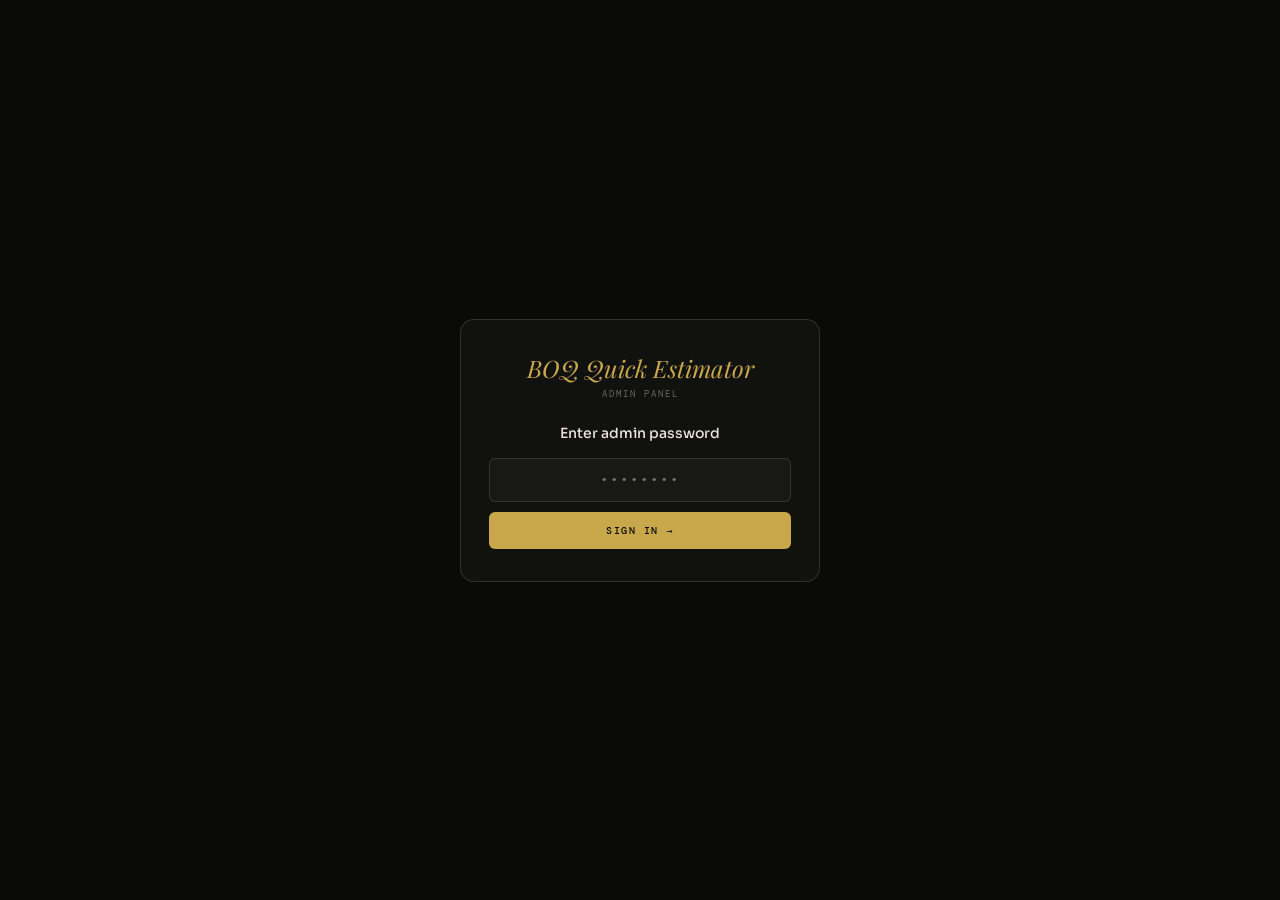
<file: admin.html>
﻿<!DOCTYPE html>
<html lang="en" dir="ltr">
<head>
<meta charset="UTF-8">
<meta name="viewport" content="width=device-width, initial-scale=1.0">
<title>BOQ Quick Estimator — Admin Panel</title>
<link rel="preconnect" href="https://fonts.googleapis.com">
<link href="https://fonts.googleapis.com/css2?family=Sora:wght@300;400;500&family=DM+Mono:wght@300;400;500&family=Playfair+Display:ital,wght@0,600;1,400&display=swap" rel="stylesheet">
<style>
*{box-sizing:border-box;margin:0;padding:0}
:root{
  --bg:#0a0a09;--s1:#111110;--s2:#181816;--s3:#212120;--s4:#2a2a28;
  --gold:#c8a84b;--gold2:#e8c96a;--gold-dim:rgba(200,168,75,.1);--gold-border:rgba(200,168,75,.2);
  --text:#e8e6de;--muted:#6a6860;--muted2:#9a9890;--muted3:#b8b6ae;
  --green:#4a9b6a;--red:#c8504a;--blue:#4a7eb5;
  --border:rgba(255,255,255,.07);--border2:rgba(255,255,255,.13);
  --head:'Playfair Display',serif;--body:'Sora',sans-serif;--mono:'DM Mono',monospace;
  --radius:10px;--radius-sm:6px;
}
html,body{min-height:100%;background:var(--bg);color:var(--text);font-family:var(--body);font-size:13px;overflow-x:hidden}
/* Login */
.login-wrap{min-height:100vh;display:flex;align-items:center;justify-content:center;padding:20px}
.login-card{background:var(--s1);border:1px solid var(--border2);border-radius:14px;padding:32px 28px;width:100%;max-width:360px;text-align:center}
.login-logo{font-family:var(--head);font-size:24px;font-style:italic;color:var(--gold);margin-bottom:4px}
.login-sub{font-family:var(--mono);font-size:9px;color:var(--muted);letter-spacing:2px;text-transform:uppercase;margin-bottom:24px}
.login-title{font-size:14px;font-weight:500;color:var(--text);margin-bottom:16px}
.login-inp{width:100%;background:var(--s2);border:1px solid var(--border2);color:var(--text);font-family:var(--mono);font-size:14px;padding:12px;border-radius:var(--radius-sm);text-align:center;letter-spacing:2px;margin-bottom:10px;transition:.15s}
.login-inp:focus{outline:none;border-color:var(--gold)}
.login-btn{width:100%;padding:12px;background:var(--gold);color:#0a0a09;font-family:var(--mono);font-size:10px;font-weight:500;letter-spacing:1.5px;text-transform:uppercase;border-radius:var(--radius-sm);cursor:pointer;border:none;transition:.15s}
.login-btn:hover{background:var(--gold2)}
.login-err{font-size:11px;color:var(--red);margin-top:8px;display:none}
/* Admin layout */
.admin-wrap{display:none;min-height:100vh;flex-direction:column}
.admin-topbar{background:var(--s1);border-bottom:1px solid var(--border);padding:0 24px;height:56px;display:flex;align-items:center;justify-content:space-between;position:sticky;top:0;z-index:100}
.admin-logo{font-family:var(--head);font-size:18px;font-style:italic;color:var(--gold)}
.admin-logo small{font-family:var(--mono);font-size:9px;color:var(--muted);font-style:normal;letter-spacing:2px;text-transform:uppercase;margin-left:6px}
.admin-nav{display:flex;gap:4px}
.anav{font-family:var(--mono);font-size:9px;color:var(--muted);letter-spacing:1px;text-transform:uppercase;padding:6px 12px;border-radius:4px;cursor:pointer;transition:.15s;background:none;border:none}
.anav:hover{color:var(--text);background:var(--s2)}
.anav.on{color:var(--gold);background:var(--gold-dim)}
.logout-btn{font-family:var(--mono);font-size:9px;color:var(--muted);letter-spacing:1px;padding:6px 12px;border-radius:4px;cursor:pointer;background:none;border:1px solid var(--border);transition:.15s}
.logout-btn:hover{color:var(--red);border-color:rgba(200,80,74,.3)}
.admin-main{flex:1;padding:28px 24px;max-width:960px;width:100%;margin:0 auto}
/* Panels */
.apanel{display:none}.apanel.on{display:block}
/* Stats row */
.stats-row{display:grid;grid-template-columns:repeat(4,1fr);gap:10px;margin-bottom:24px}
.stat-card{background:var(--s1);border:1px solid var(--border);border-radius:var(--radius);padding:16px;position:relative;overflow:hidden}
.stat-card::before{content:'';position:absolute;top:0;left:0;right:0;height:2px;background:var(--gold);opacity:.4}
.stat-label{font-family:var(--mono);font-size:9px;color:var(--muted);letter-spacing:1px;text-transform:uppercase;margin-bottom:6px}
.stat-value{font-family:var(--mono);font-size:24px;font-weight:500;color:var(--gold);line-height:1}
.stat-sub{font-size:10px;color:var(--muted);margin-top:4px}
/* Section */
.section-hd{display:flex;align-items:center;gap:12px;margin-bottom:14px}
.section-hd h3{font-family:var(--mono);font-size:10px;letter-spacing:2px;text-transform:uppercase;color:var(--muted);font-weight:500;white-space:nowrap}
.section-hd::after{content:'';flex:1;height:1px;background:var(--border)}
/* Generate code */
.gen-grid{display:grid;grid-template-columns:1fr 1fr;gap:12px;margin-bottom:14px}
.field-wrap{display:flex;flex-direction:column;gap:4px}
.field-label{font-family:var(--mono);font-size:9px;color:var(--muted);letter-spacing:1.5px;text-transform:uppercase}
.field-input,.field-select{background:var(--s2);border:1px solid var(--border);color:var(--text);font-family:var(--body);font-size:12px;padding:9px 12px;border-radius:var(--radius-sm);transition:.15s;width:100%}
.field-input:focus,.field-select:focus{outline:none;border-color:var(--gold)}
.btn{display:inline-flex;align-items:center;gap:7px;font-family:var(--mono);font-size:10px;font-weight:500;letter-spacing:1px;text-transform:uppercase;padding:10px 20px;border-radius:var(--radius-sm);cursor:pointer;transition:.15s;border:1px solid transparent;white-space:nowrap}
.btn-primary{background:var(--gold);color:#0a0a09;border-color:var(--gold)}.btn-primary:hover{background:var(--gold2)}
.btn-outline{background:transparent;border-color:var(--border2);color:var(--muted2)}.btn-outline:hover{border-color:var(--gold);color:var(--gold)}
.btn-danger{background:transparent;border-color:rgba(200,80,74,.3);color:var(--red)}.btn-danger:hover{background:rgba(200,80,74,.08)}
.btn-sm{padding:6px 14px;font-size:9px}
.btn-row{display:flex;gap:8px;flex-wrap:wrap}
/* Generated code display */
.code-result{background:var(--s1);border:1px solid var(--gold-border);border-radius:var(--radius);padding:18px;margin-top:14px;display:none}
.code-result.show{display:block}
.code-display{font-family:var(--mono);font-size:28px;font-weight:500;color:var(--gold);letter-spacing:3px;text-align:center;margin:10px 0;cursor:pointer;padding:14px;background:var(--s2);border-radius:var(--radius-sm);border:1px solid var(--gold-border);transition:.15s}
.code-display:hover{background:var(--gold-dim)}
.code-display-label{font-family:var(--mono);font-size:9px;color:var(--muted);letter-spacing:1.5px;text-transform:uppercase;text-align:center;margin-bottom:4px}
.wa-msg-box{background:var(--s2);border:1px solid var(--border);border-radius:var(--radius-sm);padding:12px;font-size:11px;color:var(--muted2);line-height:1.7;margin-top:12px;white-space:pre-wrap;font-family:var(--body)}
.copy-hint{font-size:10px;color:var(--muted);text-align:center;margin-top:6px}
/* Codes table */
.codes-table{width:100%;border-collapse:collapse}
.codes-table th{font-family:var(--mono);font-size:9px;color:var(--muted);text-transform:uppercase;letter-spacing:.8px;padding:8px 12px;border-bottom:1px solid var(--border);text-align:left;background:rgba(0,0,0,.15)}
.codes-table td{padding:10px 12px;border-bottom:1px solid var(--border);font-size:12px;vertical-align:middle}
.codes-table tr:last-child td{border-bottom:none}
.codes-table tr:hover td{background:rgba(200,168,75,.02)}
.code-val{font-family:var(--mono);font-size:13px;font-weight:500;color:var(--gold);letter-spacing:1.5px}
.status-badge{font-family:var(--mono);font-size:9px;padding:2px 8px;border-radius:8px;letter-spacing:.5px}
.sb-active{background:rgba(74,155,106,.1);border:1px solid rgba(74,155,106,.25);color:var(--green)}
.sb-inactive{background:rgba(200,80,74,.08);border:1px solid rgba(200,80,74,.2);color:var(--red)}
.plan-badge{font-family:var(--mono);font-size:9px;padding:2px 8px;border-radius:8px;letter-spacing:.5px;background:var(--gold-dim);border:1px solid var(--gold-border);color:var(--gold)}
/* Leads table */
.leads-table{width:100%;border-collapse:collapse}
.leads-table th{font-family:var(--mono);font-size:9px;color:var(--muted);text-transform:uppercase;letter-spacing:.8px;padding:8px 12px;border-bottom:1px solid var(--border);text-align:left;background:rgba(0,0,0,.15)}
.leads-table td{padding:10px 12px;border-bottom:1px solid var(--border);font-size:12px;vertical-align:middle;color:var(--muted2)}
.leads-table tr:last-child td{border-bottom:none}
.leads-table tr:hover td{background:rgba(200,168,75,.02)}
.empty-state{text-align:center;padding:40px 20px;color:var(--muted);border:1px dashed var(--border2);border-radius:var(--radius)}
.empty-icon{font-size:24px;margin-bottom:8px}
#toast{position:fixed;bottom:24px;left:50%;transform:translateX(-50%);background:var(--s2);border:1px solid var(--gold-border);color:var(--gold);font-family:var(--mono);font-size:10px;letter-spacing:1px;padding:9px 20px;border-radius:20px;z-index:9999;opacity:0;transition:opacity .3s;pointer-events:none;white-space:nowrap}
@media(max-width:768px){.stats-row{grid-template-columns:1fr 1fr}.gen-grid{grid-template-columns:1fr}.admin-main{padding:18px 14px}}
@media(max-width:480px){.stats-row{grid-template-columns:1fr 1fr}.anav span{display:none}}
</style>
</head>
<body>
<div id="toast"></div>

<!-- LOGIN -->
<div class="login-wrap" id="login-wrap">
  <div class="login-card">
    <div class="login-logo">BOQ Quick Estimator</div>
    <div class="login-sub">Admin Panel</div>
    <div class="login-title">Enter admin password</div>
    <input class="login-inp" type="password" id="pw-inp" placeholder="••••••••" onkeydown="if(event.key==='Enter')doLogin()">
    <button class="login-btn" onclick="doLogin()">Sign in →</button>
    <div class="login-err" id="login-err">Incorrect password.</div>
  </div>
</div>

<!-- ADMIN -->
<div class="admin-wrap" id="admin-wrap">
  <div class="admin-topbar">
    <div class="admin-logo">BOQ Quick Estimator <small>Admin</small></div>
    <div class="admin-nav">
      <button class="anav on" id="anav-overview" onclick="showAdminPanel('overview')">Overview</button>
      <button class="anav" id="anav-generate" onclick="showAdminPanel('generate')">Generate</button>
      <button class="anav" id="anav-codes" onclick="showAdminPanel('codes')">Codes</button>
      <button class="anav" id="anav-leads" onclick="showAdminPanel('leads')">Leads</button>
    </div>
    <button class="logout-btn" onclick="doLogout()">Sign out</button>
  </div>

  <div class="admin-main">

    <!-- OVERVIEW -->
    <div class="apanel on" id="apanel-overview">
      <div class="stats-row" id="stats-row"></div>
      <div class="section-hd"><h3>Recent codes</h3></div>
      <div id="overview-codes-list"></div>
      <div class="section-hd" style="margin-top:20px"><h3>Recent leads</h3></div>
      <div id="overview-leads-list"></div>
    </div>

    <!-- GENERATE -->
    <div class="apanel" id="apanel-generate">
      <div class="section-hd"><h3>Generate new access code</h3></div>
      <div class="gen-grid">
        <div class="field-wrap">
          <label class="field-label">Customer name</label>
          <input class="field-input" id="gen-name" placeholder="e.g. Mohammed Al-Rashid">
        </div>
        <div class="field-wrap">
          <label class="field-label">Customer WhatsApp</label>
          <input class="field-input" id="gen-phone" placeholder="e.g. +966 5X XXX XXXX">
        </div>
        <div class="field-wrap">
          <label class="field-label">Plan</label>
          <select class="field-select" id="gen-plan">
            <option value="Monthly">Monthly Plan</option>
            <option value="Annual" selected>Annual Plan</option>
            <option value="Pro">Pro (Legacy)</option>
          </select>
        </div>
        <div class="field-wrap">
          <label class="field-label">Amount paid</label>
          <input class="field-input" id="gen-amount" placeholder="e.g. SAR 480">
        </div>
      </div>
      <div class="btn-row">
        <button class="btn btn-primary" onclick="generateCode()">Generate code →</button>
        <button class="btn btn-outline" onclick="clearGenForm()">Clear</button>
      </div>

      <div class="code-result" id="code-result">
        <div class="code-display-label">Generated access code — click to copy</div>
        <div class="code-display" id="code-display" onclick="copyCode()">BOQ-XXXXXX</div>
        <div class="copy-hint" id="copy-hint">Click code to copy</div>
        <div class="section-hd" style="margin-top:14px"><h3>WhatsApp message</h3></div>
        <div class="wa-msg-box" id="wa-msg-box"></div>
        <div class="btn-row" style="margin-top:10px">
          <a class="btn btn-primary" id="wa-send-link" href="#" target="_blank">
            <svg width="13" height="13" viewBox="0 0 24 24" fill="currentColor"><path d="M17.472 14.382c-.297-.149-1.758-.867-2.03-.967-.273-.099-.471-.148-.67.15-.197.297-.767.966-.94 1.164-.173.199-.347.223-.644.075-.297-.15-1.255-.463-2.39-1.475-.883-.788-1.48-1.761-1.653-2.059-.173-.297-.018-.458.13-.606.134-.133.298-.347.446-.52.149-.174.198-.298.298-.497.099-.198.05-.371-.025-.52-.075-.149-.669-1.612-.916-2.207-.242-.579-.487-.5-.669-.51-.173-.008-.371-.01-.57-.01-.198 0-.52.074-.792.372-.272.297-1.04 1.016-1.04 2.479 0 1.462 1.065 2.875 1.213 3.074.149.198 2.096 3.2 5.077 4.487.709.306 1.262.489 1.694.625.712.227 1.36.195 1.871.118.571-.085 1.758-.719 2.006-1.413.248-.694.248-1.289.173-1.413-.074-.124-.272-.198-.57-.347m-5.421 7.403h-.004a9.87 9.87 0 01-5.031-1.378l-.361-.214-3.741.982.998-3.648-.235-.374a9.86 9.86 0 01-1.51-5.26c.001-5.45 4.436-9.884 9.888-9.884 2.64 0 5.122 1.03 6.988 2.898a9.825 9.825 0 012.893 6.994c-.003 5.45-4.437 9.884-9.885 9.884m8.413-18.297A11.815 11.815 0 0012.05 0C5.495 0 .16 5.335.157 11.892c0 2.096.547 4.142 1.588 5.945L.057 24l6.305-1.654a11.882 11.882 0 005.683 1.448h.005c6.554 0 11.89-5.335 11.893-11.893a11.821 11.821 0 00-3.48-8.413z"/></svg>
            Send on WhatsApp
          </a>
          <button class="btn btn-outline" onclick="copyWAMsg()">Copy message</button>
        </div>
      </div>
    </div>

    <!-- CODES -->
    <div class="apanel" id="apanel-codes">
      <div style="display:flex;align-items:center;justify-content:space-between;margin-bottom:16px;flex-wrap:wrap;gap:8px">
        <div class="section-hd" style="margin-bottom:0;flex:1"><h3>All access codes</h3></div>
        <button class="btn btn-danger btn-sm" onclick="if(confirm('Delete ALL codes?'))clearAllCodes()">Clear all</button>
      </div>
      <div id="codes-table-wrap"></div>
    </div>

    <!-- LEADS -->
    <div class="apanel" id="apanel-leads">
      <div style="display:flex;align-items:center;justify-content:space-between;margin-bottom:16px;flex-wrap:wrap;gap:8px">
        <div class="section-hd" style="margin-bottom:0;flex:1"><h3>Customer leads</h3></div>
        <div style="display:flex;gap:8px">
          <button class="btn btn-outline btn-sm" onclick="exportLeads()">Export CSV</button>
          <button class="btn btn-danger btn-sm" onclick="if(confirm('Clear all leads?'))clearAllLeads()">Clear all</button>
        </div>
      </div>
      <div id="leads-table-wrap"></div>
    </div>

  </div>
</div>

<script>
var ADMIN_PASSWORD = 'BOQ2026';
var CODES_KEY = 'boq_valid_codes';
var LEADS_KEY = 'sc_leads';

function doLogin(){
  var pw = document.getElementById('pw-inp').value;
  if(pw === ADMIN_PASSWORD){
    document.getElementById('login-wrap').style.display='none';
    document.getElementById('admin-wrap').style.display='flex';
    renderAll();
  } else {
    document.getElementById('login-err').style.display='block';
    document.getElementById('pw-inp').value='';
    document.getElementById('pw-inp').focus();
  }
}
function doLogout(){document.getElementById('admin-wrap').style.display='none';document.getElementById('login-wrap').style.display='flex';document.getElementById('pw-inp').value='';}

function showAdminPanel(id){
  document.querySelectorAll('.apanel').forEach(function(p){p.classList.remove('on');});
  document.getElementById('apanel-'+id).classList.add('on');
  document.querySelectorAll('.anav').forEach(function(n){n.classList.remove('on');});
  document.getElementById('anav-'+id).classList.add('on');
  renderAll();
}

function getCodes(){var list=[];try{list=JSON.parse(localStorage.getItem(CODES_KEY)||'[]');}catch(e){}return list;}
function saveCodes(c){try{localStorage.setItem(CODES_KEY,JSON.stringify(c));}catch(e){}}
function getLeads(){var list=[];try{list=JSON.parse(localStorage.getItem(LEADS_KEY)||'[]');}catch(e){}return list;}

function renderAll(){renderStats();renderOverview();renderCodesTable();renderLeadsTable();}

function renderStats(){
  var codes=getCodes();
  var leads=getLeads();
  var active=codes.filter(function(c){return c.active;}).length;
  var used=codes.filter(function(c){return(c.uses||0)>0;}).length;
  var el=document.getElementById('stats-row');
  if(!el)return;
  el.innerHTML=[
    {l:'Total codes',v:codes.length,s:''},
    {l:'Active codes',v:active,s:'ready to use'},
    {l:'Codes used',v:used,s:'at least once'},
    {l:'Leads captured',v:leads.length,s:'registered users'},
  ].map(function(s){return '<div class="stat-card"><div class="stat-label">'+s.l+'</div><div class="stat-value">'+s.v+'</div><div class="stat-sub">'+s.s+'</div></div>';}).join('');
}

function renderOverview(){
  var codes=getCodes().slice(0,5);
  var leads=getLeads().slice(0,5);
  var cEl=document.getElementById('overview-codes-list');
  var lEl=document.getElementById('overview-leads-list');
  if(!cEl||!lEl)return;
  cEl.innerHTML=codes.length?codeRows(codes):'<div class="empty-state"><div class="empty-icon">○</div>No codes yet</div>';
  lEl.innerHTML=leads.length?leadRows(leads):'<div class="empty-state"><div class="empty-icon">○</div>No leads yet</div>';
}

function codeRows(codes){
  return '<div style="overflow-x:auto"><table class="codes-table"><thead><tr><th>Code</th><th>Customer</th><th>Plan</th><th>Uses</th><th>Created</th><th>Status</th><th>Actions</th></tr></thead><tbody>'
    +codes.map(function(c){
      return '<tr>'
        +'<td><span class="code-val">'+c.code+'</span></td>'
        +'<td><div style="font-size:12px;color:var(--text)">'+(c.name||'—')+'</div><div style="font-size:10px;color:var(--muted)">'+(c.phone||'')+'</div></td>'
        +'<td><span class="plan-badge">'+(c.plan||'Pro')+'</span></td>'
        +'<td style="font-family:var(--mono);font-size:12px;color:var(--muted2)">'+(c.uses||0)+'</td>'
        +'<td style="font-size:11px;color:var(--muted)">'+(c.created||'—')+'</td>'
        +'<td><span class="status-badge '+(c.active?'sb-active':'sb-inactive')+'">'+(c.active?'Active':'Revoked')+'</span></td>'
        +'<td><div style="display:flex;gap:6px;flex-wrap:wrap">'
          +'<button class="btn btn-sm btn-outline" onclick="copyVal(\''+c.code+'\')">Copy</button>'
          +'<button class="btn btn-sm btn-outline" onclick="sendCodeWA(\''+c.code+'\',\''+encodeURIComponent(c.name||'')+'\',\''+encodeURIComponent(c.phone||'')+'\')">'
            +'<svg width="11" height="11" viewBox="0 0 24 24" fill="currentColor"><path d="M17.472 14.382c-.297-.149-1.758-.867-2.03-.967-.273-.099-.471-.148-.67.15-.197.297-.767.966-.94 1.164-.173.199-.347.223-.644.075-.297-.15-1.255-.463-2.39-1.475-.883-.788-1.48-1.761-1.653-2.059-.173-.297-.018-.458.13-.606.134-.133.298-.347.446-.52.149-.174.198-.298.298-.497.099-.198.05-.371-.025-.52-.075-.149-.669-1.612-.916-2.207-.242-.579-.487-.5-.669-.51-.173-.008-.371-.01-.57-.01-.198 0-.52.074-.792.372-.272.297-1.04 1.016-1.04 2.479 0 1.462 1.065 2.875 1.213 3.074.149.198 2.096 3.2 5.077 4.487.709.306 1.262.489 1.694.625.712.227 1.36.195 1.871.118.571-.085 1.758-.719 2.006-1.413.248-.694.248-1.289.173-1.413-.074-.124-.272-.198-.57-.347m-5.421 7.403h-.004a9.87 9.87 0 01-5.031-1.378l-.361-.214-3.741.982.998-3.648-.235-.374a9.86 9.86 0 01-1.51-5.26c.001-5.45 4.436-9.884 9.888-9.884 2.64 0 5.122 1.03 6.988 2.898a9.825 9.825 0 012.893 6.994c-.003 5.45-4.437 9.884-9.885 9.884m8.413-18.297A11.815 11.815 0 0012.05 0C5.495 0 .16 5.335.157 11.892c0 2.096.547 4.142 1.588 5.945L.057 24l6.305-1.654a11.882 11.882 0 005.683 1.448h.005c6.554 0 11.89-5.335 11.893-11.893a11.821 11.821 0 00-3.48-8.413z"/></svg>'
            +'WA</button>'
          +(c.active?'<button class="btn btn-sm btn-danger" onclick="revokeCode(\''+c.code+'\')">Revoke</button>':'<button class="btn btn-sm btn-outline" onclick="reinstateCode(\''+c.code+'\')">Reinstate</button>')
        +'</div></td>'
      +'</tr>';
    }).join('')+'</tbody></table></div>';
}

function leadRows(leads){
  return '<div style="overflow-x:auto"><table class="leads-table"><thead><tr><th>Name</th><th>Email</th><th>Phone / WhatsApp</th><th>Role</th><th>Registered</th></tr></thead><tbody>'
    +leads.map(function(l){
      return '<tr>'
        +'<td style="color:var(--text);font-weight:500">'+(l.name||'—')+'</td>'
        +'<td><a href="mailto:'+encodeURIComponent(l.email||'')+'" style="color:var(--blue);font-size:11px">'+(l.email||'—')+'</a></td>'
        +'<td><a href="https://wa.me/'+((l.phone||'').replace(/[^0-9]/g,''))+'" target="_blank" style="color:var(--green);font-size:11px">'+(l.phone||'—')+'</a></td>'
        +'<td>'+(l.purpose||'—')+'</td>'
        +'<td style="font-size:10px;color:var(--muted)">'+(l.ts?new Date(l.ts).toLocaleDateString('en-GB',{day:'2-digit',month:'short',year:'numeric'}):'—')+'</td>'
      +'</tr>';
    }).join('')+'</tbody></table></div>';
}

function renderCodesTable(){var el=document.getElementById('codes-table-wrap');if(!el)return;var codes=getCodes();el.innerHTML=codes.length?codeRows(codes):'<div class="empty-state"><div class="empty-icon">○</div>No codes generated yet</div>';}
function renderLeadsTable(){var el=document.getElementById('leads-table-wrap');if(!el)return;var leads=getLeads();el.innerHTML=leads.length?leadRows(leads):'<div class="empty-state"><div class="empty-icon">○</div>No leads yet — they appear here when users register in the app</div>';}

function generateCode(){
  var name=document.getElementById('gen-name').value.trim()||'Customer';
  var phone=document.getElementById('gen-phone').value.trim();
  var plan=document.getElementById('gen-plan').value;
  var amount=document.getElementById('gen-amount').value.trim();
  var chars='ABCDEFGHJKLMNPQRSTUVWXYZ23456789';
  var suffix='';for(var i=0;i<6;i++)suffix+=chars[Math.floor(Math.random()*chars.length)];
  var code='BOQ-'+suffix;
  var now=new Date().toLocaleDateString('en-GB',{day:'2-digit',month:'short',year:'numeric'});
  var entry={code:code,name:name,phone:phone,plan:plan,amount:amount,active:true,uses:0,created:now};
  var codes=getCodes();codes.unshift(entry);saveCodes(codes);
  // Display
  document.getElementById('code-display').textContent=code;
  document.getElementById('code-result').classList.add('show');
  // Build WA message
  var baseUrl='https://headadvert.github.io/boq-estimator/access.html?code='+code;
  var msg='Hello '+name+'! 👋\n\n'
    +'Thank you for your payment of '+(amount||'—')+'.\n\n'
    +'Your BOQ Quick Estimator *Pro access code* is ready:\n\n'
    +'🔑 *'+code+'*\n\n'
    +'To activate, click this link:\n'
    +baseUrl+'\n\n'
    +'Or go to:\n'
    +'https://headadvert.github.io/boq-estimator/access.html\n'
    +'and enter the code above.\n\n'
    +'This gives you access to:\n'
    +'✅ BOQ Estimator (unlimited projects)\n'
    +'✅ Cost Estimator\n'
    +'✅ All 8 building codes\n'
    +'✅ PDF export\n\n'
    +'Need help? Reply to this message anytime.\n\n'
    +'— Imran Khoje, BOQ Quick Estimator';
  document.getElementById('wa-msg-box').textContent=msg;
  var waPhone=phone.replace(/[^0-9]/g,'');
  if(!waPhone.startsWith('966')&&!waPhone.startsWith('1'))waPhone=waPhone.startsWith('0')?'966'+waPhone.slice(1):'966'+waPhone;
  document.getElementById('wa-send-link').href='https://wa.me/'+waPhone+'?text='+encodeURIComponent(msg);
  renderAll();showToast('Code generated: '+code);
}

function copyCode(){copyVal(document.getElementById('code-display').textContent);document.getElementById('copy-hint').textContent='Copied! ✓';}
function copyWAMsg(){copyVal(document.getElementById('wa-msg-box').textContent);showToast('WhatsApp message copied');}
function copyVal(v){navigator.clipboard.writeText(v).then(function(){showToast('Copied: '+v);}).catch(function(){});}
function sendCodeWA(code,name,phone){
  var n=decodeURIComponent(name);var p=decodeURIComponent(phone);
  var baseUrl='https://headadvert.github.io/boq-estimator/access.html?code='+code;
  var msg='Hello '+n+'!\n\nYour BOQ Quick Estimator access code:\n\n🔑 *'+code+'*\n\n'+baseUrl+'\n\n— Imran Khoje';
  var wp=p.replace(/[^0-9]/g,'');
  if(wp&&!wp.startsWith('966'))wp='966'+wp;
  window.open('https://wa.me/'+(wp||'966511759092')+'?text='+encodeURIComponent(msg),'_blank');
}
function revokeCode(code){var codes=getCodes();codes.forEach(function(c){if(c.code===code)c.active=false;});saveCodes(codes);renderAll();showToast('Code revoked: '+code);}
function reinstateCode(code){var codes=getCodes();codes.forEach(function(c){if(c.code===code)c.active=true;});saveCodes(codes);renderAll();showToast('Code reinstated: '+code);}
function clearAllCodes(){saveCodes([]);renderAll();showToast('All codes cleared');}
function clearAllLeads(){try{localStorage.removeItem(LEADS_KEY);}catch(e){}renderAll();showToast('All leads cleared');}
function clearGenForm(){['gen-name','gen-phone','gen-amount'].forEach(function(id){var el=document.getElementById(id);if(el)el.value='';});document.getElementById('code-result').classList.remove('show');}
function exportLeads(){
  var leads=getLeads();if(!leads.length){showToast('No leads to export');return;}
  var csv='Name,Email,Phone,Role,Date\n'+leads.map(function(l){return[l.name,l.email,l.phone,l.purpose,l.ts?new Date(l.ts).toLocaleDateString('en-GB'):''].map(function(v){return'"'+(v||'').replace(/"/g,'""')+'"';}).join(',');}).join('\n');
  var blob=new Blob([csv],{type:'text/csv'});
  var url=URL.createObjectURL(blob);
  var a=document.createElement('a');a.href=url;a.download='boq-leads-'+new Date().toISOString().slice(0,10)+'.csv';a.click();
  URL.revokeObjectURL(url);showToast('CSV exported');
}
function showToast(msg){var t=document.getElementById('toast');t.textContent=msg;t.style.opacity='1';clearTimeout(t._to);t._to=setTimeout(function(){t.style.opacity='0';},2400);}
document.addEventListener('keydown',function(e){if(e.key==='Enter'&&document.getElementById('pw-inp')===document.activeElement)doLogin();});
</script>
</body>
</html>
</file>
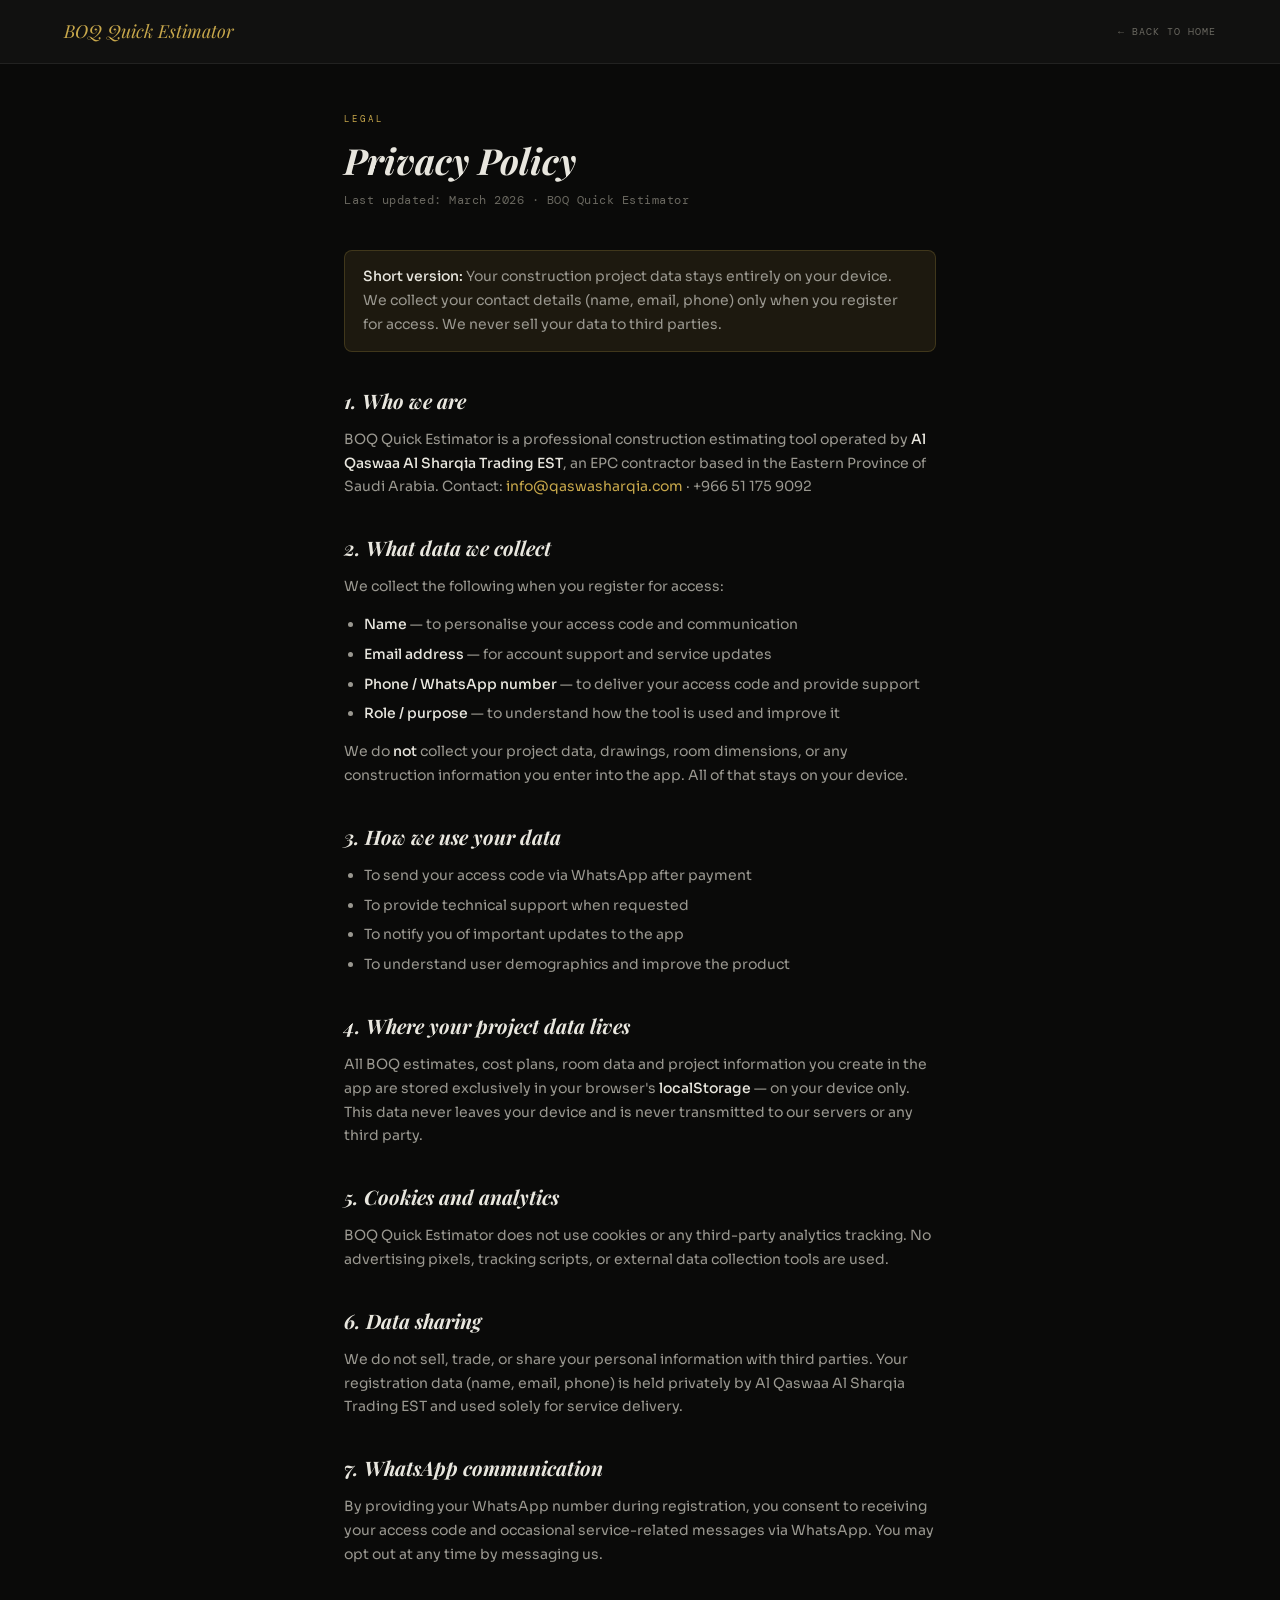
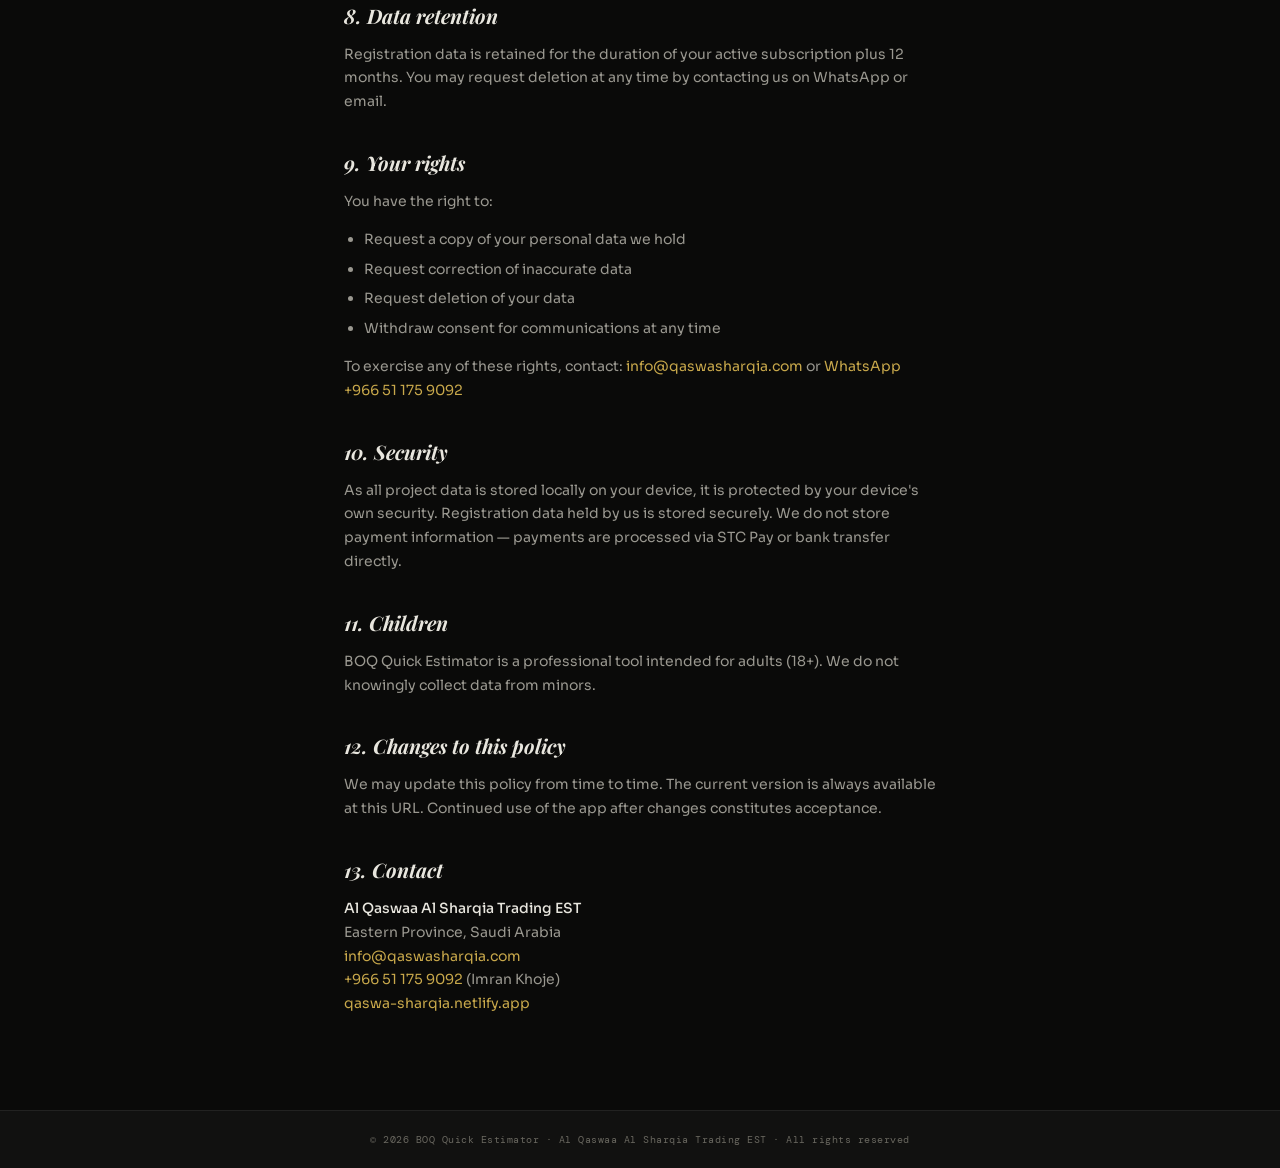
<file: privacy.html>
﻿<!DOCTYPE html>
<html lang="en" dir="ltr">
<head>
<meta charset="UTF-8">
<meta name="viewport" content="width=device-width, initial-scale=1.0">
<title>Privacy Policy — BOQ Quick Estimator</title>
<link rel="preconnect" href="https://fonts.googleapis.com">
<link href="https://fonts.googleapis.com/css2?family=Sora:wght@300;400;500&family=DM+Mono:wght@400;500&family=Playfair+Display:ital,wght@0,600;1,400&display=swap" rel="stylesheet">
<style>
*{box-sizing:border-box;margin:0;padding:0}
:root{
  --bg:#0a0a09;--s1:#111110;--s2:#181816;
  --gold:#c8a84b;--gold-dim:rgba(200,168,75,.1);--gold-border:rgba(200,168,75,.2);
  --text:#e8e6de;--muted:#6a6860;--muted2:#9a9890;
  --border:rgba(255,255,255,.07);--border2:rgba(255,255,255,.13);
  --head:'Playfair Display',serif;--body:'Sora',sans-serif;--mono:'DM Mono',monospace;
}
html,body{background:var(--bg);color:var(--text);font-family:var(--body);font-size:14px;line-height:1.7;padding:0}
header{background:var(--s1);border-bottom:1px solid var(--border);padding:16px 5vw;display:flex;align-items:center;justify-content:space-between}
.logo{font-family:var(--head);font-size:18px;font-style:italic;color:var(--gold);text-decoration:none}
.back-link{font-family:var(--mono);font-size:10px;color:var(--muted);text-decoration:none;letter-spacing:1px;text-transform:uppercase;transition:.15s}
.back-link:hover{color:var(--gold)}
main{max-width:720px;margin:0 auto;padding:48px 5vw 80px}
.page-tag{font-family:var(--mono);font-size:9px;color:var(--gold);letter-spacing:3px;text-transform:uppercase;margin-bottom:12px}
h1{font-family:var(--head);font-size:36px;font-style:italic;color:var(--text);margin-bottom:8px;line-height:1.2}
.meta{font-size:12px;color:var(--muted);margin-bottom:40px;font-family:var(--mono);letter-spacing:.5px}
h2{font-family:var(--head);font-size:20px;font-style:italic;color:var(--text);margin:32px 0 10px}
p{color:var(--muted2);margin-bottom:14px}
ul{color:var(--muted2);padding-left:20px;margin-bottom:14px}
li{margin-bottom:6px}
strong{color:var(--text);font-weight:500}
.highlight{background:var(--gold-dim);border:1px solid var(--gold-border);border-radius:8px;padding:14px 18px;margin:20px 0}
.highlight p{margin:0;color:var(--muted2)}
a{color:var(--gold);text-decoration:none}
a:hover{text-decoration:underline}
footer{background:var(--s1);border-top:1px solid var(--border);padding:20px 5vw;font-family:var(--mono);font-size:10px;color:var(--muted);text-align:center;letter-spacing:.5px}
</style>
</head>
<body>
<header>
  <a class="logo" href="index.html">BOQ Quick Estimator</a>
  <a class="back-link" href="index.html">← Back to home</a>
</header>
<main>
  <div class="page-tag">Legal</div>
  <h1>Privacy Policy</h1>
  <div class="meta">Last updated: March 2026 · BOQ Quick Estimator</div>

  <div class="highlight">
    <p><strong>Short version:</strong> Your construction project data stays entirely on your device. We collect your contact details (name, email, phone) only when you register for access. We never sell your data to third parties.</p>
  </div>

  <h2>1. Who we are</h2>
  <p>BOQ Quick Estimator is a professional construction estimating tool operated by <strong>Al Qaswaa Al Sharqia Trading EST</strong>, an EPC contractor based in the Eastern Province of Saudi Arabia. Contact: <a href="mailto:info@qaswasharqia.com">info@qaswasharqia.com</a> · +966 51 175 9092</p>

  <h2>2. What data we collect</h2>
  <p>We collect the following when you register for access:</p>
  <ul>
    <li><strong>Name</strong> — to personalise your access code and communication</li>
    <li><strong>Email address</strong> — for account support and service updates</li>
    <li><strong>Phone / WhatsApp number</strong> — to deliver your access code and provide support</li>
    <li><strong>Role / purpose</strong> — to understand how the tool is used and improve it</li>
  </ul>
  <p>We do <strong>not</strong> collect your project data, drawings, room dimensions, or any construction information you enter into the app. All of that stays on your device.</p>

  <h2>3. How we use your data</h2>
  <ul>
    <li>To send your access code via WhatsApp after payment</li>
    <li>To provide technical support when requested</li>
    <li>To notify you of important updates to the app</li>
    <li>To understand user demographics and improve the product</li>
  </ul>

  <h2>4. Where your project data lives</h2>
  <p>All BOQ estimates, cost plans, room data and project information you create in the app are stored exclusively in your browser's <strong>localStorage</strong> — on your device only. This data never leaves your device and is never transmitted to our servers or any third party.</p>

  <h2>5. Cookies and analytics</h2>
  <p>BOQ Quick Estimator does not use cookies or any third-party analytics tracking. No advertising pixels, tracking scripts, or external data collection tools are used.</p>

  <h2>6. Data sharing</h2>
  <p>We do not sell, trade, or share your personal information with third parties. Your registration data (name, email, phone) is held privately by Al Qaswaa Al Sharqia Trading EST and used solely for service delivery.</p>

  <h2>7. WhatsApp communication</h2>
  <p>By providing your WhatsApp number during registration, you consent to receiving your access code and occasional service-related messages via WhatsApp. You may opt out at any time by messaging us.</p>

  <h2>8. Data retention</h2>
  <p>Registration data is retained for the duration of your active subscription plus 12 months. You may request deletion at any time by contacting us on WhatsApp or email.</p>

  <h2>9. Your rights</h2>
  <p>You have the right to:</p>
  <ul>
    <li>Request a copy of your personal data we hold</li>
    <li>Request correction of inaccurate data</li>
    <li>Request deletion of your data</li>
    <li>Withdraw consent for communications at any time</li>
  </ul>
  <p>To exercise any of these rights, contact: <a href="mailto:info@qaswasharqia.com">info@qaswasharqia.com</a> or <a href="https://wa.me/966511759092" target="_blank">WhatsApp +966 51 175 9092</a></p>

  <h2>10. Security</h2>
  <p>As all project data is stored locally on your device, it is protected by your device's own security. Registration data held by us is stored securely. We do not store payment information — payments are processed via STC Pay or bank transfer directly.</p>

  <h2>11. Children</h2>
  <p>BOQ Quick Estimator is a professional tool intended for adults (18+). We do not knowingly collect data from minors.</p>

  <h2>12. Changes to this policy</h2>
  <p>We may update this policy from time to time. The current version is always available at this URL. Continued use of the app after changes constitutes acceptance.</p>

  <h2>13. Contact</h2>
  <p>
    <strong>Al Qaswaa Al Sharqia Trading EST</strong><br>
    Eastern Province, Saudi Arabia<br>
    <a href="mailto:info@qaswasharqia.com">info@qaswasharqia.com</a><br>
    <a href="https://wa.me/966511759092" target="_blank">+966 51 175 9092</a> (Imran Khoje)<br>
    <a href="https://qaswa-sharqia.netlify.app" target="_blank">qaswa-sharqia.netlify.app</a>
  </p>
</main>
<footer>© 2026 BOQ Quick Estimator · Al Qaswaa Al Sharqia Trading EST · All rights reserved</footer>
</body>
</html>
</file>
